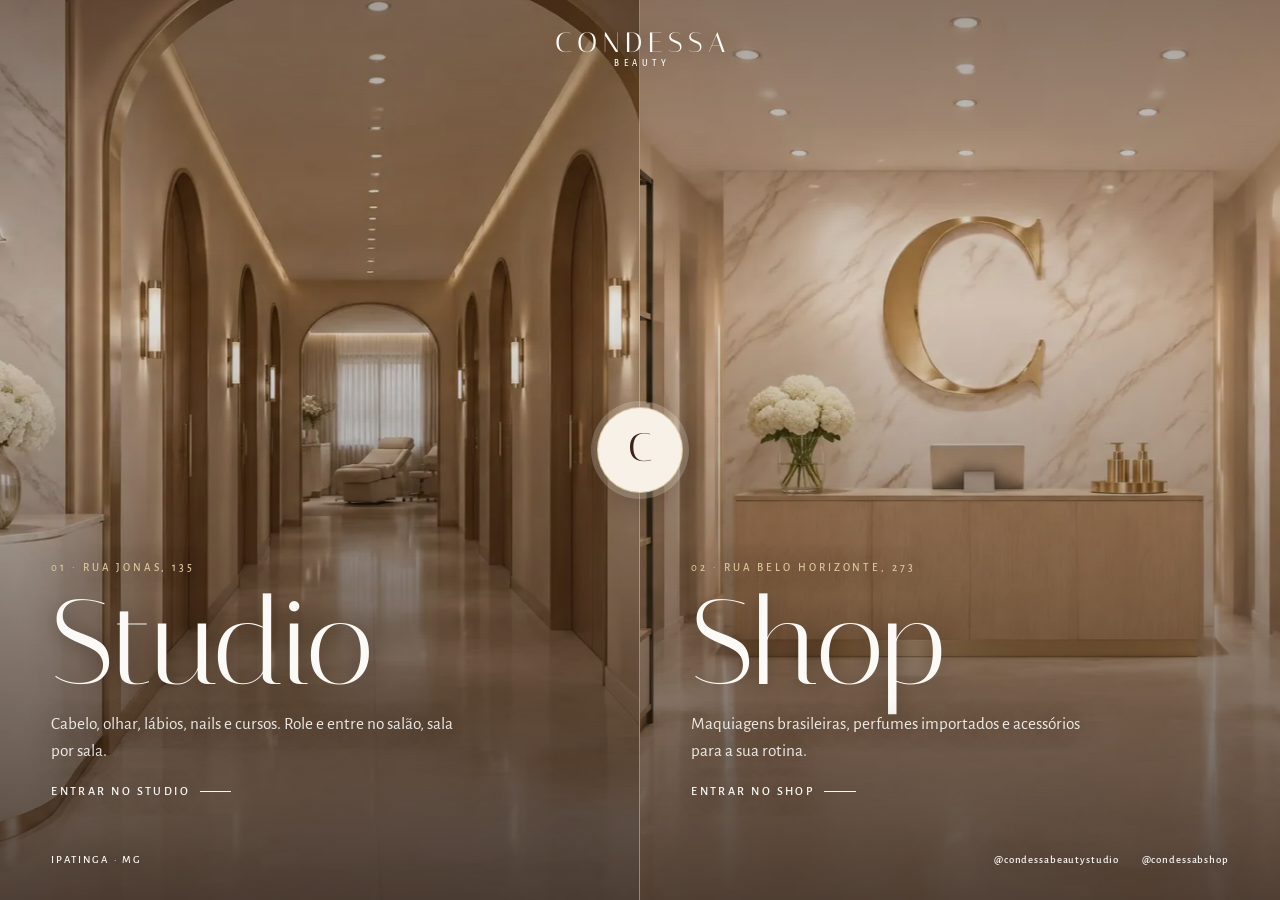
<file: index.html>
<!doctype html>
<html lang="pt-BR">
<head>
  <meta charset="utf-8">
  <meta name="viewport" content="width=device-width, initial-scale=1, viewport-fit=cover">
  <title>Condessa Beauty — Studio &amp; Shop em Ipatinga</title>
  <meta name="description" content="Condessa Beauty: escolha entre o Studio (cabelo, sobrancelhas, lábios, nails e cursos) e o Shop (maquiagens, perfumes e acessórios), em Ipatinga.">
  <meta name="theme-color" content="#f7f1e8">
  <!-- Prévia: fora dos buscadores enquanto preços e textos não forem confirmados. Remova esta linha no lançamento. -->
  <meta name="robots" content="noindex, nofollow">
  <!-- Decide a abertura antes da 1ª pintura: uma vez por sessão, nunca com âncora, aba oculta, movimento reduzido ou ?fx=0. ?intro=1 força. -->
  <script>(function(){var d=document.documentElement;try{var q=new URLSearchParams(location.search);if(q.get("fx")==="0"||matchMedia("(prefers-reduced-motion: reduce)").matches){d.classList.add("no-fx");return}d.classList.add("fx");if(q.get("intro")!=="1"&&(sessionStorage.getItem("condessa-intro")||location.hash||document.hidden))return;d.classList.add("intro-active","intro-trava")}catch(e){}})();</script>
  <link rel="preload" href="assets/fonts/italiana-400.woff2" as="font" type="font/woff2" crossorigin>
  <link rel="preload" href="assets/fonts/alegreya-sans-400.woff2" as="font" type="font/woff2" crossorigin>
  <link rel="stylesheet" href="assets/css/base.css?v=7">
  <link rel="stylesheet" href="assets/css/home.css?v=7">
</head>
<body class="home">

  <!-- Abertura: letras desenhadas → assinatura → portas que se abrem para a escolha -->
  <div class="intro" id="intro" aria-hidden="true">
    <div class="intro__porta intro__porta--a"></div>
    <div class="intro__porta intro__porta--b"></div>
    <div class="intro__fresta"></div>
    <div class="intro__marca">
      <svg class="intro__svg" viewBox="0 0 800 260" role="presentation" focusable="false">
        <text class="intro__nome" x="407" y="138" text-anchor="middle"><tspan class="intro__l" style="--i:0">C</tspan><tspan class="intro__l" style="--i:1">O</tspan><tspan class="intro__l" style="--i:2">N</tspan><tspan class="intro__l" style="--i:3">D</tspan><tspan class="intro__l" style="--i:4">E</tspan><tspan class="intro__l" style="--i:5">S</tspan><tspan class="intro__l" style="--i:6">S</tspan><tspan class="intro__l" style="--i:7">A</tspan></text>
        <line class="intro__fio" x1="330" y1="172" x2="470" y2="172" pathLength="1"></line>
        <text class="intro__sub" x="412" y="214" text-anchor="middle">BEAUTY</text>
      </svg>
    </div>
  </div>

  <header class="home-topo">
    <span class="marca" aria-hidden="true">
      <span class="marca__nome">CONDESSA</span>
      <span class="marca__sub">BEAUTY</span>
    </span>
  </header>

  <main class="escolha" id="escolha">
    <h1 class="so-leitor">Condessa Beauty — escolha entre o Studio e o Shop</h1>

    <a class="porta porta--studio" href="studio.html" data-porta>
      <span class="porta__img"><img src="assets/img/cena-recepcao.webp" alt="" width="1920" height="1086" fetchpriority="high"></span>
      <span class="porta__veu"></span>
      <span class="porta__txt">
        <span class="porta__rot">01 · Rua Jonas, 135</span>
        <span class="porta__titulo">Studio</span>
        <span class="porta__desc">Cabelo, olhar, lábios, nails e cursos. Role e entre no salão, sala por sala.</span>
        <span class="porta__cta">Entrar no Studio</span>
      </span>
    </a>

    <a class="porta porta--shop" href="shop.html" data-porta>
      <span class="porta__img"><img src="assets/img/cena-shop.webp" alt="" width="1920" height="1086"></span>
      <span class="porta__veu"></span>
      <span class="porta__txt">
        <span class="porta__rot">02 · Rua Belo Horizonte, 273</span>
        <span class="porta__titulo">Shop</span>
        <span class="porta__desc">Maquiagens brasileiras, perfumes importados e acessórios para a sua rotina.</span>
        <span class="porta__cta">Entrar no Shop</span>
      </span>
    </a>

    <span class="selo" aria-hidden="true"><span>C</span></span>
  </main>

  <footer class="home-rodape">
    <span>Ipatinga · MG</span>
    <span class="home-rodape__links">
      <a href="https://www.instagram.com/condessabeautystudio/" target="_blank" rel="noopener">@condessabeautystudio</a>
      <a href="https://www.instagram.com/condessabshop/" target="_blank" rel="noopener">@condessabshop</a>
    </span>
  </footer>

  <script src="assets/js/transicao.js?v=7" defer></script>
  <script src="assets/js/home.js?v=7" defer></script>
</body>
</html>
</file>
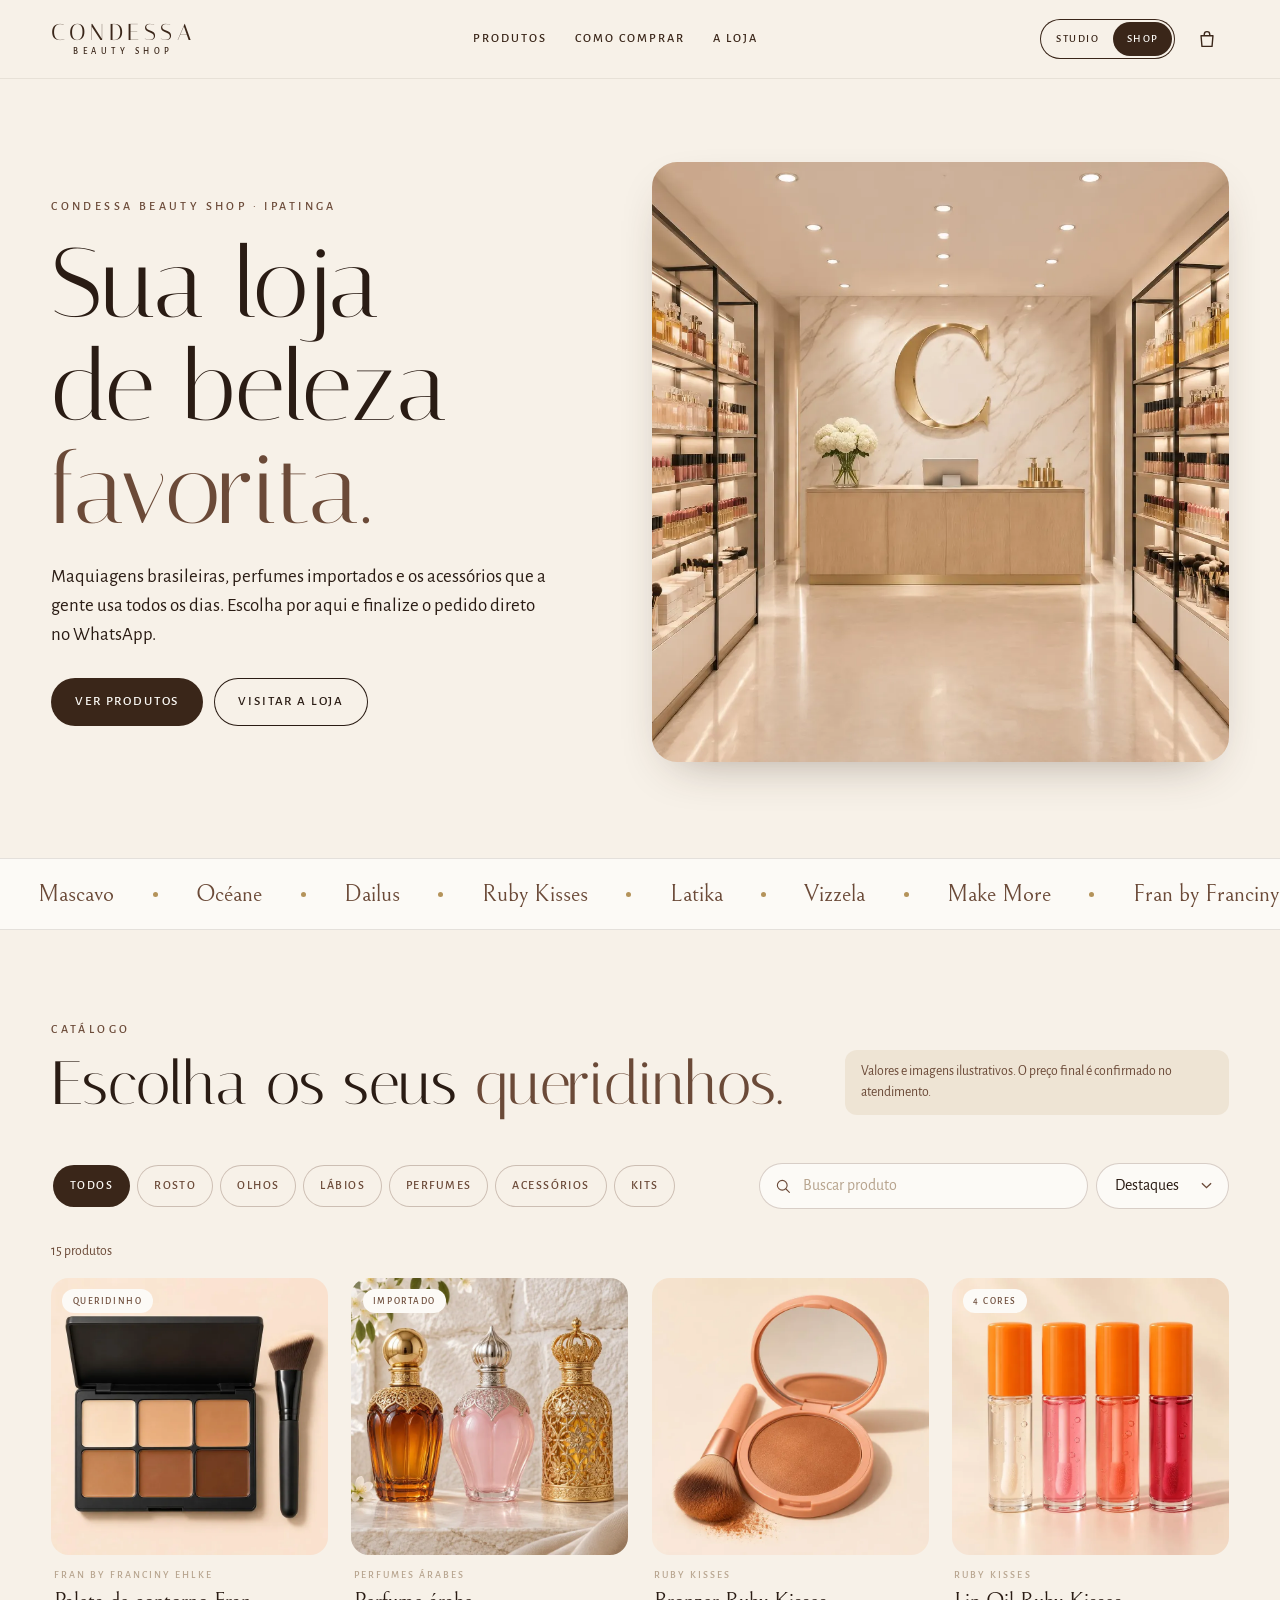
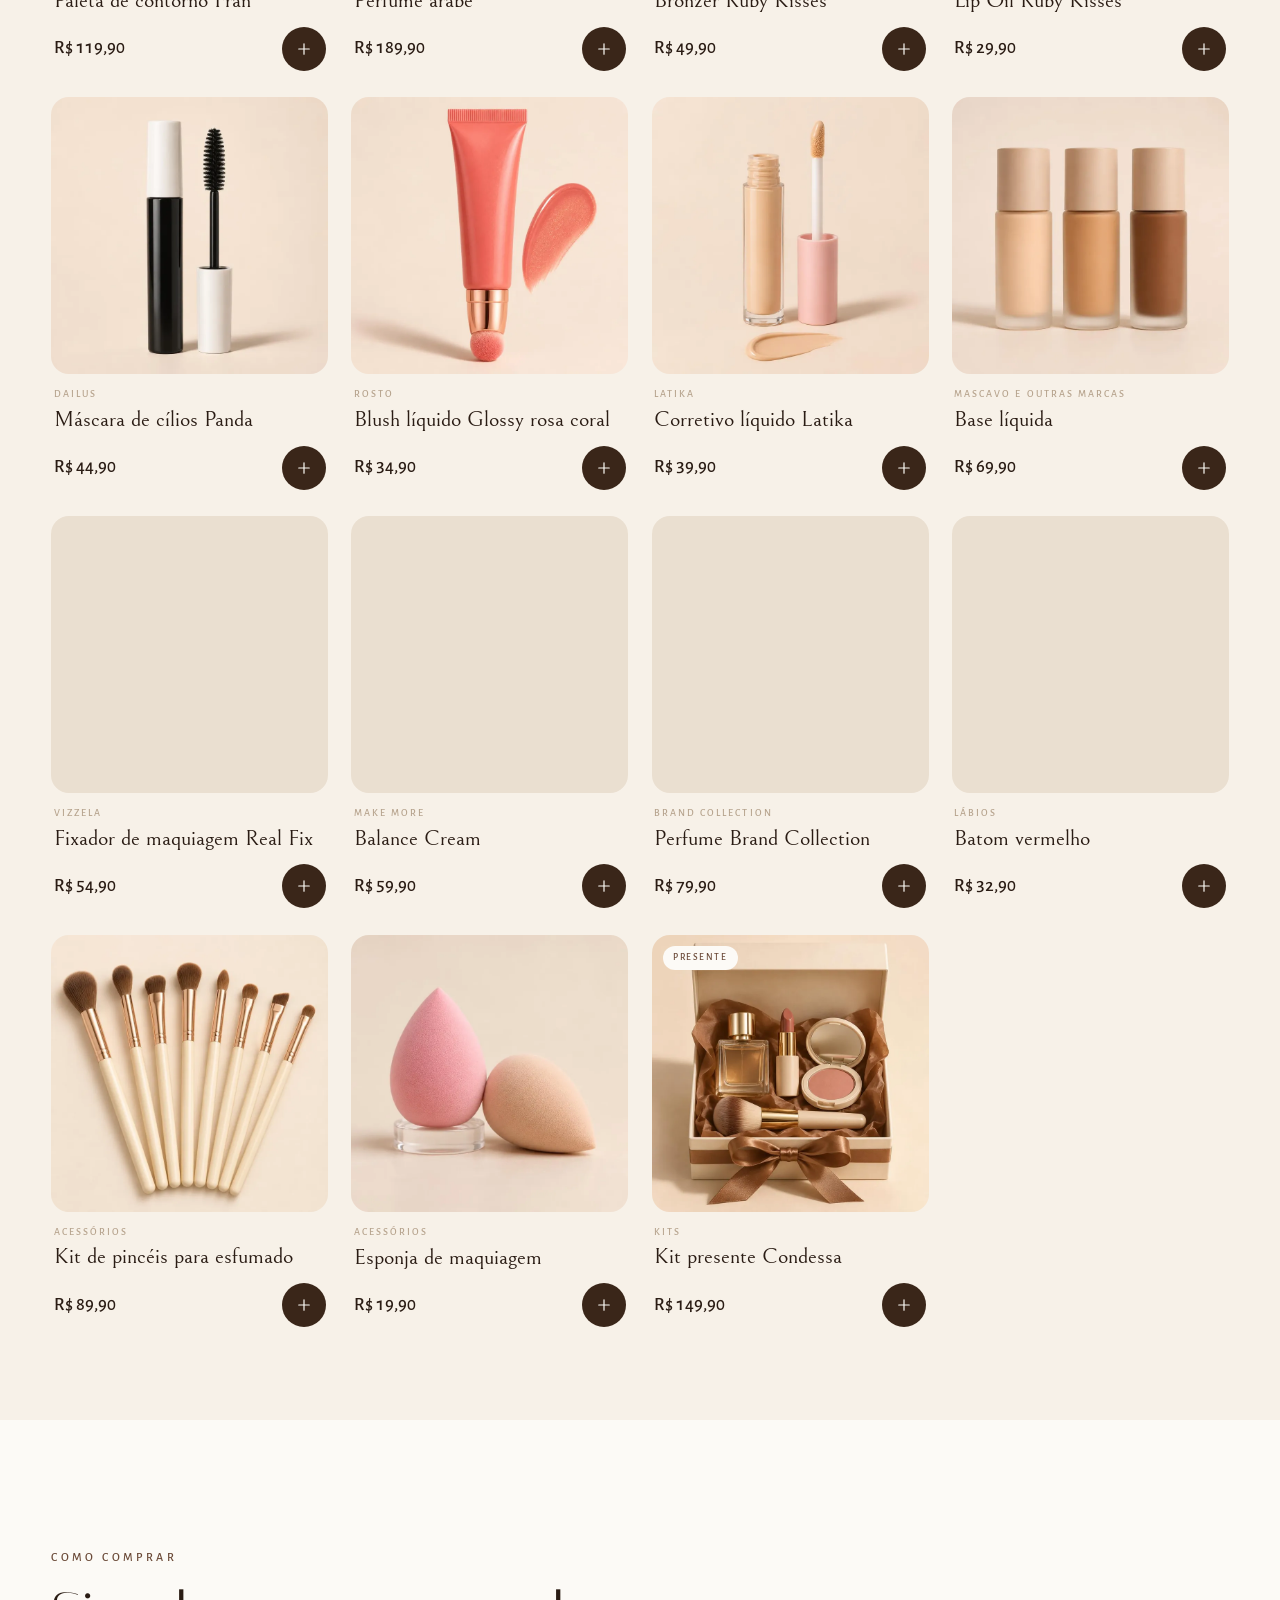
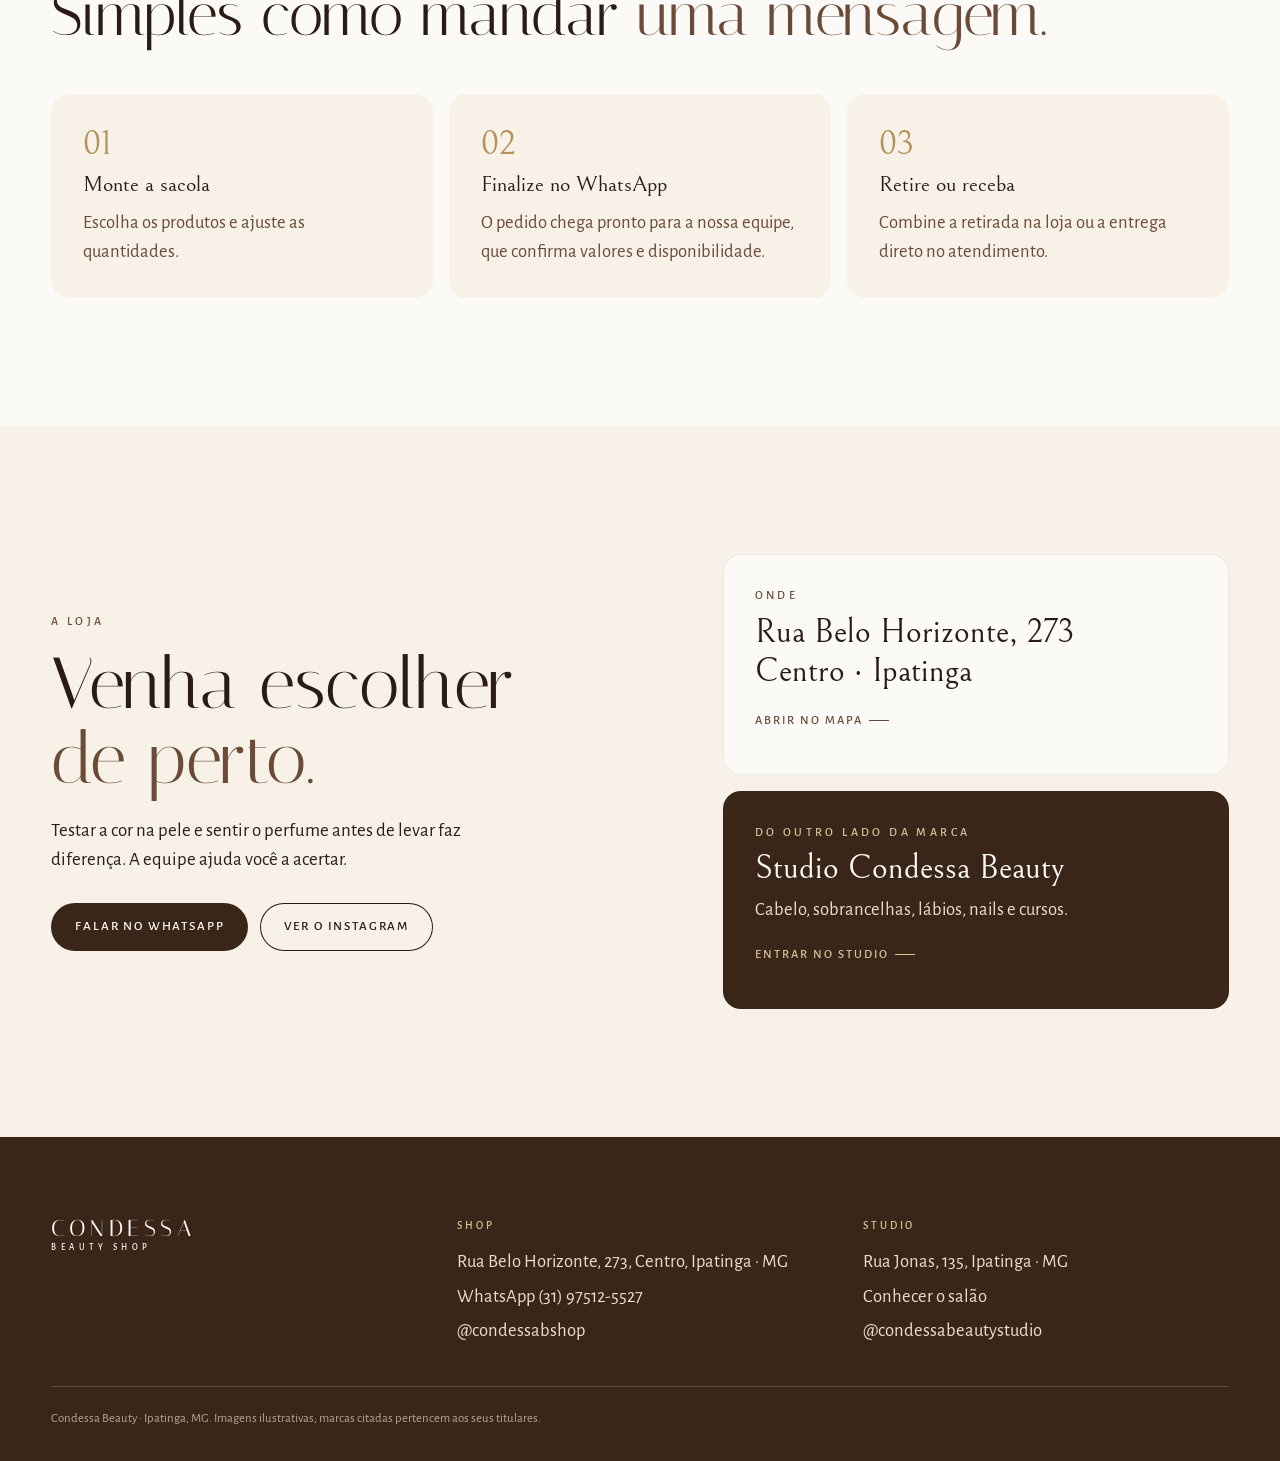
<file: shop.html>
<!doctype html>
<html lang="pt-BR">
<head>
  <meta charset="utf-8">
  <meta name="viewport" content="width=device-width, initial-scale=1, viewport-fit=cover">
  <title>Condessa Beauty Shop — maquiagens, perfumes e acessórios em Ipatinga</title>
  <meta name="description" content="Condessa Beauty Shop: maquiagens brasileiras, perfumes importados, pincéis e kits. Monte a sua sacola e finalize pelo WhatsApp. Rua Belo Horizonte, 273, Centro, Ipatinga.">
  <meta name="theme-color" content="#f7f1e8">
  <!-- Prévia: fora dos buscadores enquanto preços e textos não forem confirmados. Remova esta linha no lançamento. -->
  <meta name="robots" content="noindex, nofollow">
  <script>(function(){var d=document.documentElement;try{if(new URLSearchParams(location.search).get("fx")==="0"||matchMedia("(prefers-reduced-motion: reduce)").matches){d.classList.add("no-fx");return}d.classList.add("fx")}catch(e){}})();</script>
  <link rel="preload" href="assets/fonts/italiana-400.woff2" as="font" type="font/woff2" crossorigin>
  <link rel="preload" href="assets/fonts/alegreya-sans-400.woff2" as="font" type="font/woff2" crossorigin>
  <link rel="stylesheet" href="assets/css/base.css?v=7">
  <link rel="stylesheet" href="assets/css/shop.css?v=7">
</head>
<body class="shop">
  <a class="pular" href="#produtos">Pular para os produtos</a>

  <header class="topo topo--claro" id="topo">
    <a class="marca" href="index.html" aria-label="Condessa Beauty — voltar ao início">
      <span class="marca__nome">CONDESSA</span>
      <span class="marca__sub">BEAUTY SHOP</span>
    </a>

    <nav class="topo__nav" aria-label="Seções do Shop">
      <a href="#produtos">Produtos</a>
      <a href="#como-comprar">Como comprar</a>
      <a href="#loja">A loja</a>
    </nav>

    <div class="topo__acoes">
      <div class="troca" aria-label="Alternar entre Studio e Shop">
        <a href="studio.html">Studio</a>
        <span aria-current="page"><b>Shop</b></span>
      </div>
      <button class="icone-btn" type="button" id="abrir-sacola" aria-label="Abrir sacola" aria-haspopup="dialog" aria-controls="sacola">
        <svg viewBox="0 0 24 24" aria-hidden="true"><path d="M5.5 8.5h13l-1 11.5h-11zM9 8.5V7a3 3 0 0 1 6 0v1.5"/></svg>
        <span class="contador" id="contador" hidden>0</span>
      </button>
    </div>
  </header>

  <main>
    <!-- ============ Vitrine ============ -->
    <section class="vitrine">
      <div class="vitrine__txt">
        <p class="sobre" data-revelar>Condessa Beauty Shop · Ipatinga</p>
        <h1 class="titulo" data-revelar style="--atraso:.06s">Sua loja de beleza <em>favorita.</em></h1>
        <p class="vitrine__lead" data-revelar style="--atraso:.12s">Maquiagens brasileiras, perfumes importados e os acessórios que a gente usa todos os dias. Escolha por aqui e finalize o pedido direto no WhatsApp.</p>
        <div class="vitrine__acoes" data-revelar style="--atraso:.18s">
          <a class="botao" href="#produtos">Ver produtos</a>
          <a class="botao botao--linha" href="#loja">Visitar a loja</a>
        </div>
      </div>
      <div class="vitrine__img" data-revelar style="--atraso:.1s">
        <img src="assets/img/cena-shop.webp" alt="Interior da loja: prateleiras iluminadas com maquiagens e perfumes e um monograma C na parede de mármore." width="1920" height="1086" fetchpriority="high">
      </div>
    </section>

    <!-- ============ Marcas ============ -->
    <section class="marcas" aria-label="Marcas que você encontra na loja">
      <div class="marcas__trilho">
        <ul class="marcas__lista">
          <li>Mascavo</li><li>Océane</li><li>Dailus</li><li>Ruby Kisses</li><li>Latika</li><li>Vizzela</li><li>Make More</li><li>Fran by Franciny Ehlke</li><li>Brand Collection</li><li>Perfumes árabes</li>
        </ul>
        <ul class="marcas__lista" aria-hidden="true">
          <li>Mascavo</li><li>Océane</li><li>Dailus</li><li>Ruby Kisses</li><li>Latika</li><li>Vizzela</li><li>Make More</li><li>Fran by Franciny Ehlke</li><li>Brand Collection</li><li>Perfumes árabes</li>
        </ul>
      </div>
    </section>

    <!-- ============ Produtos ============ -->
    <section class="catalogo" id="produtos">
      <div class="catalogo__cab">
        <div>
          <p class="sobre">Catálogo</p>
          <h2 class="titulo">Escolha os seus <em>queridinhos.</em></h2>
        </div>
        <p class="aviso-preco" id="aviso-preco" hidden>Valores e imagens ilustrativos. O preço final é confirmado no atendimento.</p>
      </div>

      <div class="filtros" id="filtros">
        <div class="filtros__chips" role="group" aria-label="Filtrar por categoria" id="chips"></div>
        <div class="filtros__campos">
          <label class="busca">
            <span class="so-leitor">Buscar produto</span>
            <svg viewBox="0 0 24 24" aria-hidden="true"><circle cx="11" cy="11" r="6.5"/><path d="M16 16l4.5 4.5"/></svg>
            <input type="search" id="busca" placeholder="Buscar produto" autocomplete="off" enterkeyhint="search">
          </label>
          <label class="ordem">
            <span class="so-leitor">Ordenar por</span>
            <select id="ordem">
              <option value="destaque">Destaques</option>
              <option value="menor">Menor preço</option>
              <option value="maior">Maior preço</option>
              <option value="az">Nome A–Z</option>
            </select>
          </label>
        </div>
      </div>

      <p class="catalogo__resumo" id="resumo" aria-live="polite"></p>
      <div class="grade" id="grade"></div>
      <p class="catalogo__vazio" id="vazio" hidden>Nada por aqui com esse filtro. <button type="button" class="link-seta" id="limpar">Ver todos os produtos</button></p>

      <noscript>
        <p class="catalogo__vazio">Para montar a sacola é preciso ativar o JavaScript. Você também pode pedir direto pelo <a href="https://wa.me/5531975125527">WhatsApp da loja</a>.</p>
      </noscript>
    </section>

    <!-- ============ Como comprar ============ -->
    <section class="secao como" id="como-comprar">
      <div class="secao__miolo">
        <p class="sobre" data-revelar>Como comprar</p>
        <h2 class="titulo" data-revelar style="--atraso:.06s">Simples como mandar <em>uma mensagem.</em></h2>
        <ol class="como__passos">
          <li data-revelar><b>Monte a sacola</b><span>Escolha os produtos e ajuste as quantidades.</span></li>
          <li data-revelar style="--atraso:.08s"><b>Finalize no WhatsApp</b><span>O pedido chega pronto para a nossa equipe, que confirma valores e disponibilidade.</span></li>
          <li data-revelar style="--atraso:.16s"><b>Retire ou receba</b><span>Combine a retirada na loja ou a entrega direto no atendimento.</span></li>
        </ol>
      </div>
    </section>

    <!-- ============ A loja ============ -->
    <section class="secao loja" id="loja">
      <div class="secao__miolo loja__grade">
        <div data-revelar>
          <p class="sobre">A loja</p>
          <h2 class="titulo">Venha escolher <em>de perto.</em></h2>
          <p class="loja__lead">Testar a cor na pele e sentir o perfume antes de levar faz diferença. A equipe ajuda você a acertar.</p>
          <div class="loja__acoes">
            <a class="botao" href="https://wa.me/5531975125527?text=Ol%C3%A1!%20Vim%20pelo%20site%20e%20gostaria%20de%20mais%20informa%C3%A7%C3%B5es." target="_blank" rel="noopener">Falar no WhatsApp</a>
            <a class="botao botao--linha" href="https://www.instagram.com/condessabshop/" target="_blank" rel="noopener">Ver o Instagram</a>
          </div>
        </div>
        <div class="loja__cartoes" data-revelar style="--atraso:.12s">
          <div class="info">
            <p class="sobre">Onde</p>
            <p class="info__grande">Rua Belo Horizonte, 273<br>Centro · Ipatinga</p>
            <a class="link-seta" href="https://www.google.com/maps/search/?api=1&amp;query=Rua+Belo+Horizonte%2C+273%2C+Centro%2C+Ipatinga+MG" target="_blank" rel="noopener">Abrir no mapa</a>
          </div>
          <a class="info info--studio" href="studio.html">
            <p class="sobre">Do outro lado da marca</p>
            <p class="info__grande">Studio Condessa Beauty</p>
            <p>Cabelo, sobrancelhas, lábios, nails e cursos.</p>
            <span class="link-seta">Entrar no Studio</span>
          </a>
        </div>
      </div>
    </section>
  </main>

  <footer class="rodape">
    <div class="rodape__grade">
      <div>
        <a class="marca" href="index.html"><span class="marca__nome">CONDESSA</span><span class="marca__sub">BEAUTY SHOP</span></a>
      </div>
      <div>
        <h3>Shop</h3>
        <ul>
          <li>Rua Belo Horizonte, 273, Centro, Ipatinga · MG</li>
          <li><a href="https://wa.me/5531975125527" target="_blank" rel="noopener">WhatsApp (31) 97512-5527</a></li>
          <li><a href="https://www.instagram.com/condessabshop/" target="_blank" rel="noopener">@condessabshop</a></li>
        </ul>
      </div>
      <div>
        <h3>Studio</h3>
        <ul>
          <li>Rua Jonas, 135, Ipatinga · MG</li>
          <li><a href="studio.html">Conhecer o salão</a></li>
          <li><a href="https://www.instagram.com/condessabeautystudio/" target="_blank" rel="noopener">@condessabeautystudio</a></li>
        </ul>
      </div>
    </div>
    <p class="rodape__fim">Condessa Beauty · Ipatinga, MG. Imagens ilustrativas; marcas citadas pertencem aos seus titulares.</p>
  </footer>

  <!-- ============ Sacola ============ -->
  <div class="fundo-escuro" id="fundo" hidden></div>
  <aside class="sacola" id="sacola" role="dialog" aria-modal="true" aria-labelledby="sacola-titulo" tabindex="-1" hidden>
    <header class="sacola__cab">
      <h2 class="titulo" id="sacola-titulo">Sua sacola</h2>
      <button class="icone-btn" type="button" id="fechar-sacola" aria-label="Fechar sacola">
        <svg viewBox="0 0 24 24" aria-hidden="true"><path d="M6 6l12 12M18 6L6 18"/></svg>
      </button>
    </header>
    <div class="sacola__corpo">
      <ul class="sacola__itens" id="itens"></ul>
      <div class="sacola__vazia" id="sacola-vazia">
        <p class="titulo">Ainda vazia.</p>
        <p>Adicione produtos para montar o seu pedido.</p>
        <button type="button" class="botao botao--linha" id="continuar">Ver produtos</button>
      </div>
    </div>
    <footer class="sacola__pe" id="sacola-pe" hidden>
      <fieldset class="entrega">
        <legend class="sobre">Como você prefere receber?</legend>
        <label><input type="radio" name="entrega" value="Retirada na loja" checked><span>Retirar na loja</span></label>
        <label><input type="radio" name="entrega" value="Entrega (a combinar)"><span>Entrega</span></label>
      </fieldset>
      <div class="sacola__total">
        <span>Subtotal</span>
        <strong id="subtotal">R$ 0,00</strong>
      </div>
      <p class="sacola__nota" id="sacola-nota">Valores ilustrativos, confirmados no atendimento.</p>
      <a class="botao botao--cheio" id="finalizar" href="https://wa.me/5531975125527" target="_blank" rel="noopener">Finalizar pelo WhatsApp</a>
      <button type="button" class="sacola__limpar" id="esvaziar">Esvaziar sacola</button>
    </footer>
  </aside>

  <!-- ============ Detalhe do produto ============ -->
  <dialog class="detalhe" id="detalhe" aria-labelledby="detalhe-nome">
    <button class="icone-btn detalhe__fechar" type="button" id="fechar-detalhe" aria-label="Fechar detalhes">
      <svg viewBox="0 0 24 24" aria-hidden="true"><path d="M6 6l12 12M18 6L6 18"/></svg>
    </button>
    <div class="detalhe__img"><img id="detalhe-img" alt="" width="800" height="800" decoding="async"></div>
    <div class="detalhe__txt">
      <p class="sobre" id="detalhe-cat"></p>
      <h2 class="titulo" id="detalhe-nome"></h2>
      <p id="detalhe-desc"></p>
      <ul class="detalhe__pontos" id="detalhe-pontos"></ul>
      <p class="detalhe__preco" id="detalhe-preco"></p>
      <button type="button" class="botao botao--cheio" id="detalhe-add">Adicionar à sacola</button>
    </div>
  </dialog>

  <div class="aviso" id="aviso" role="status" aria-live="polite"></div>

  <script src="assets/js/transicao.js?v=7" defer></script>
  <script src="assets/js/shop.js?v=7" defer></script>
</body>
</html>
</file>
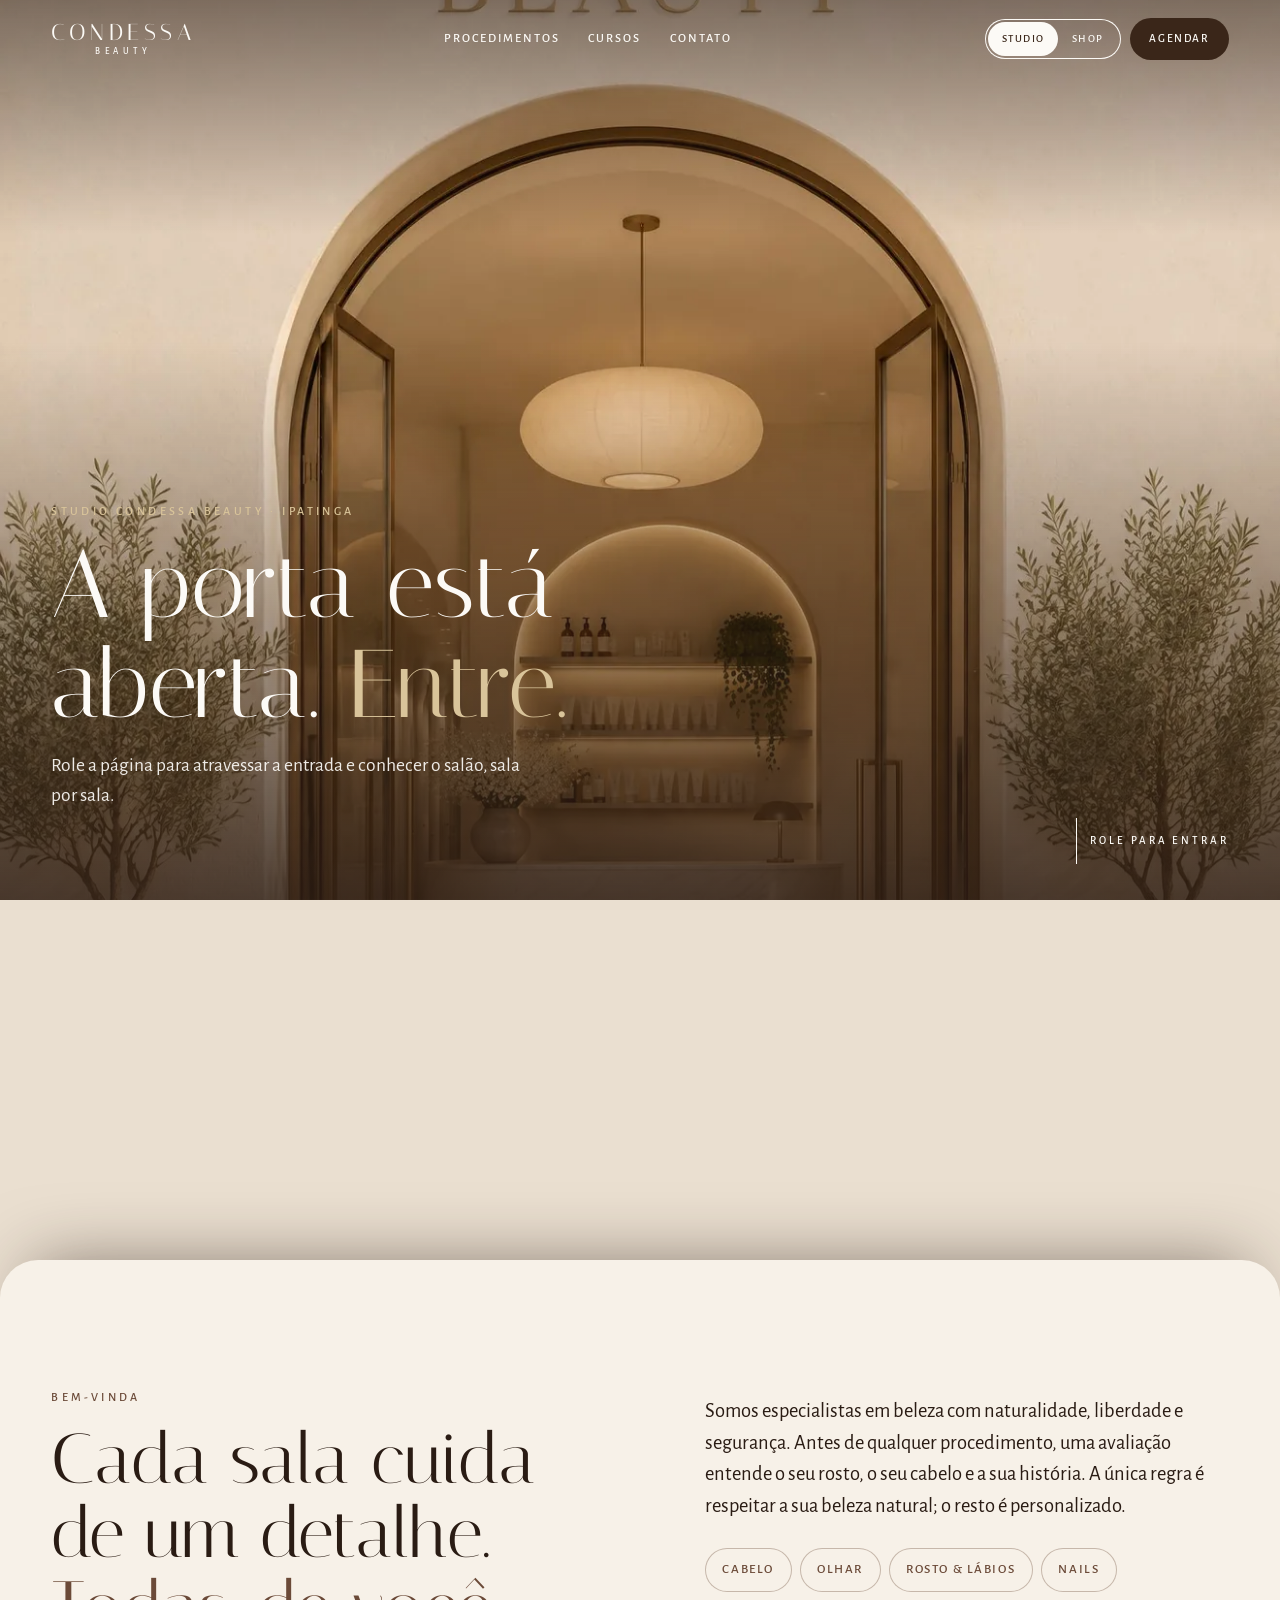
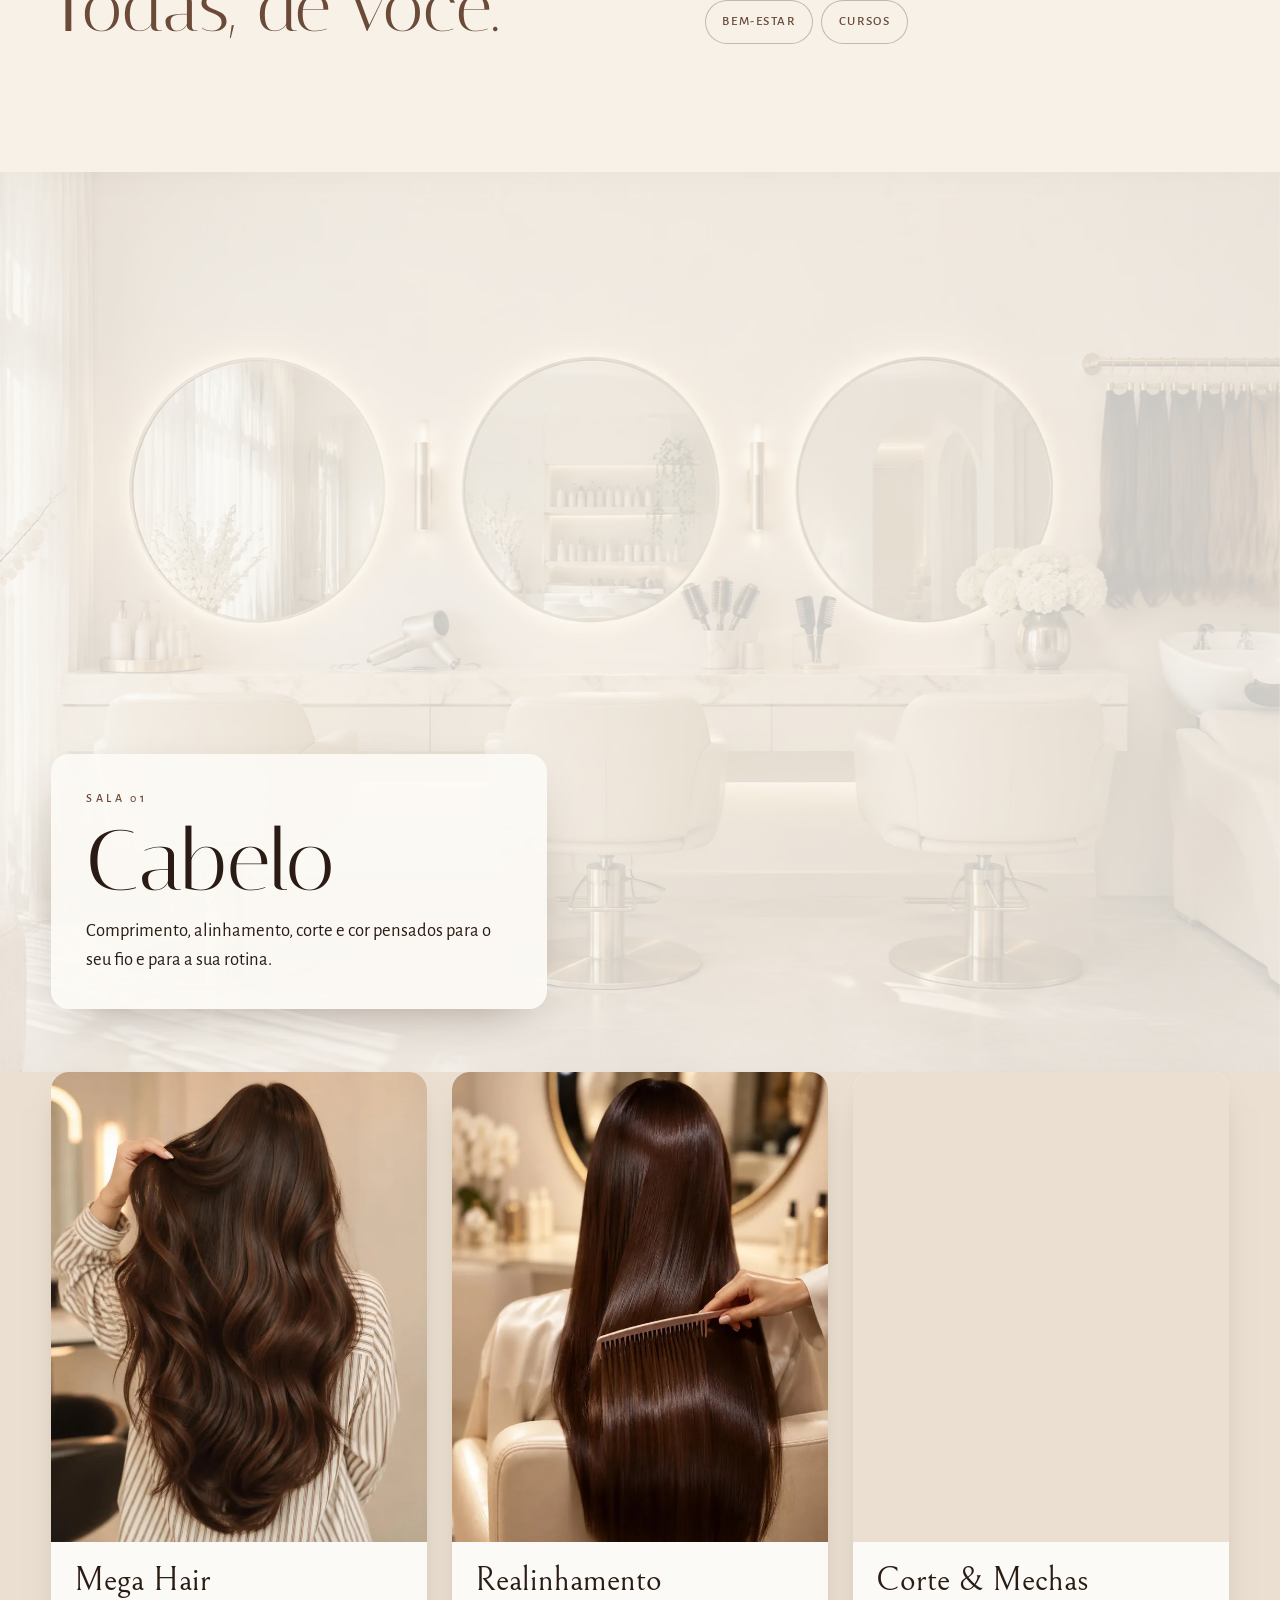
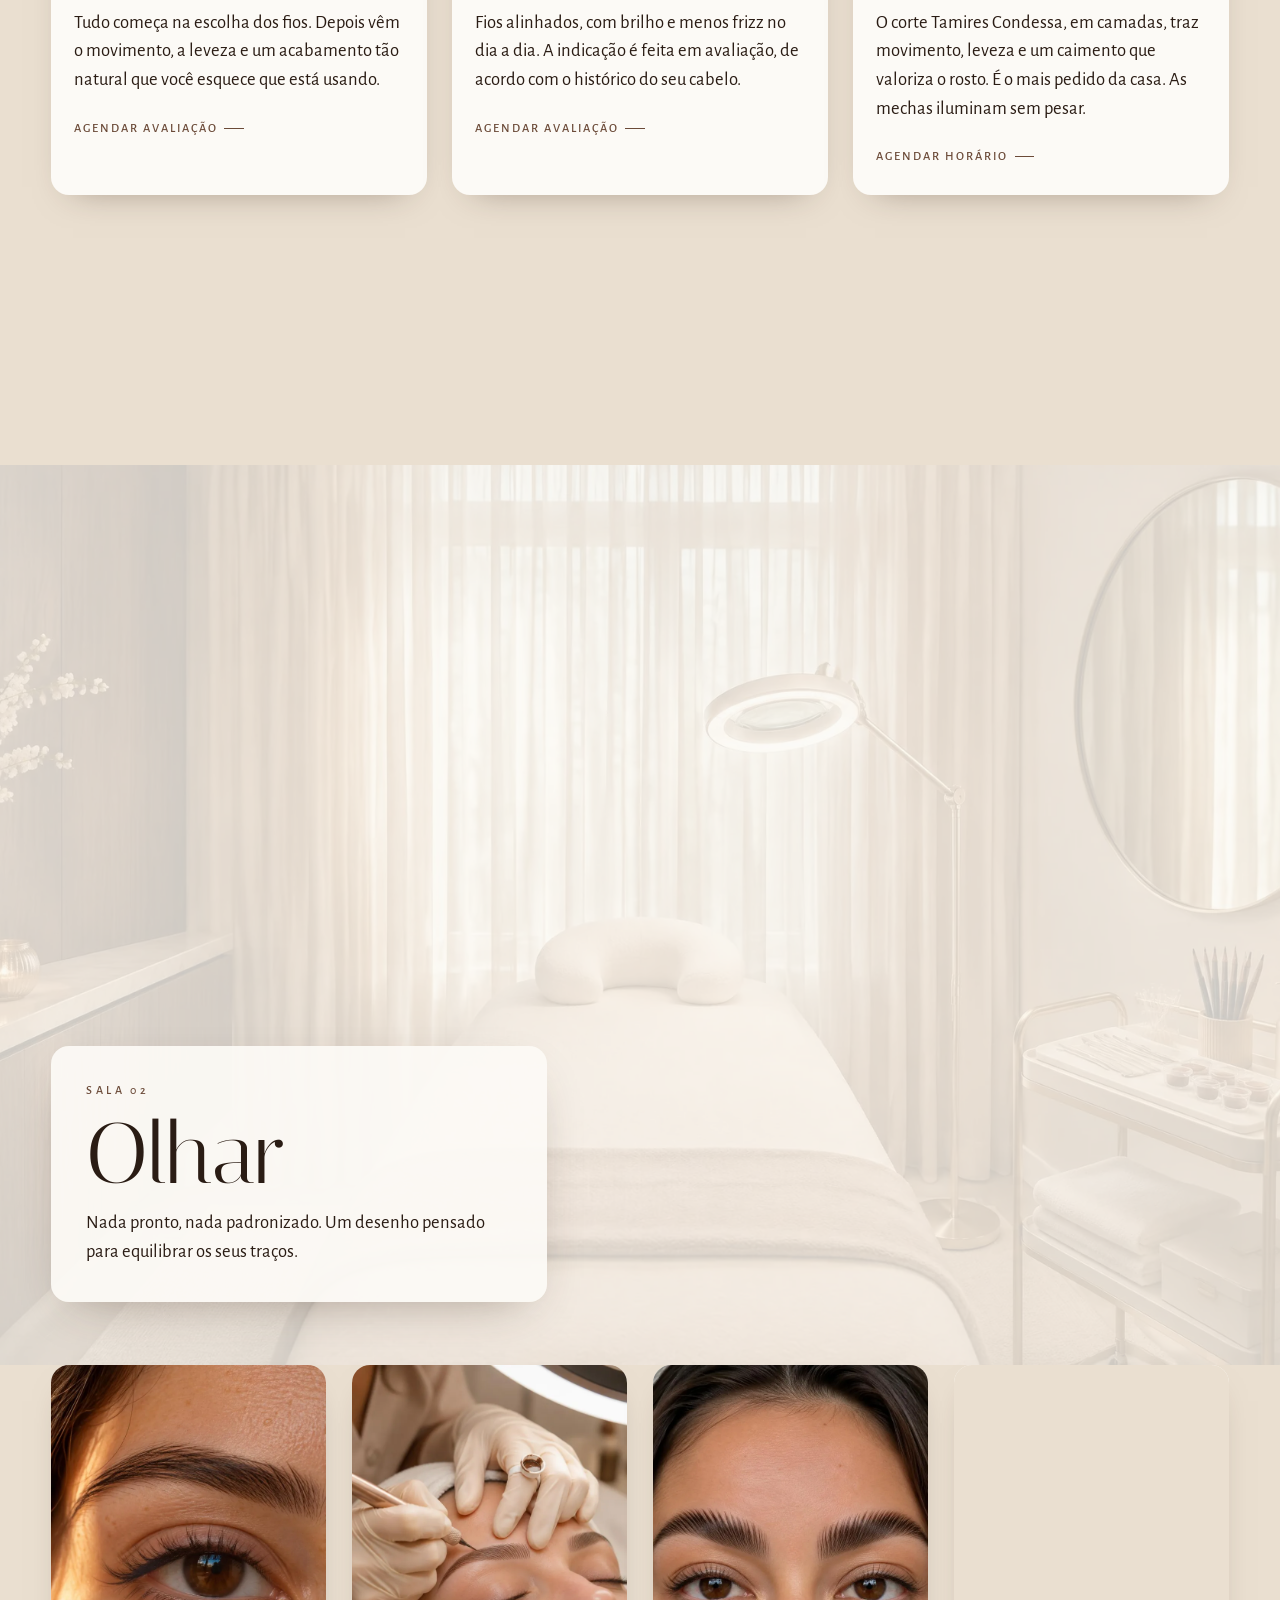
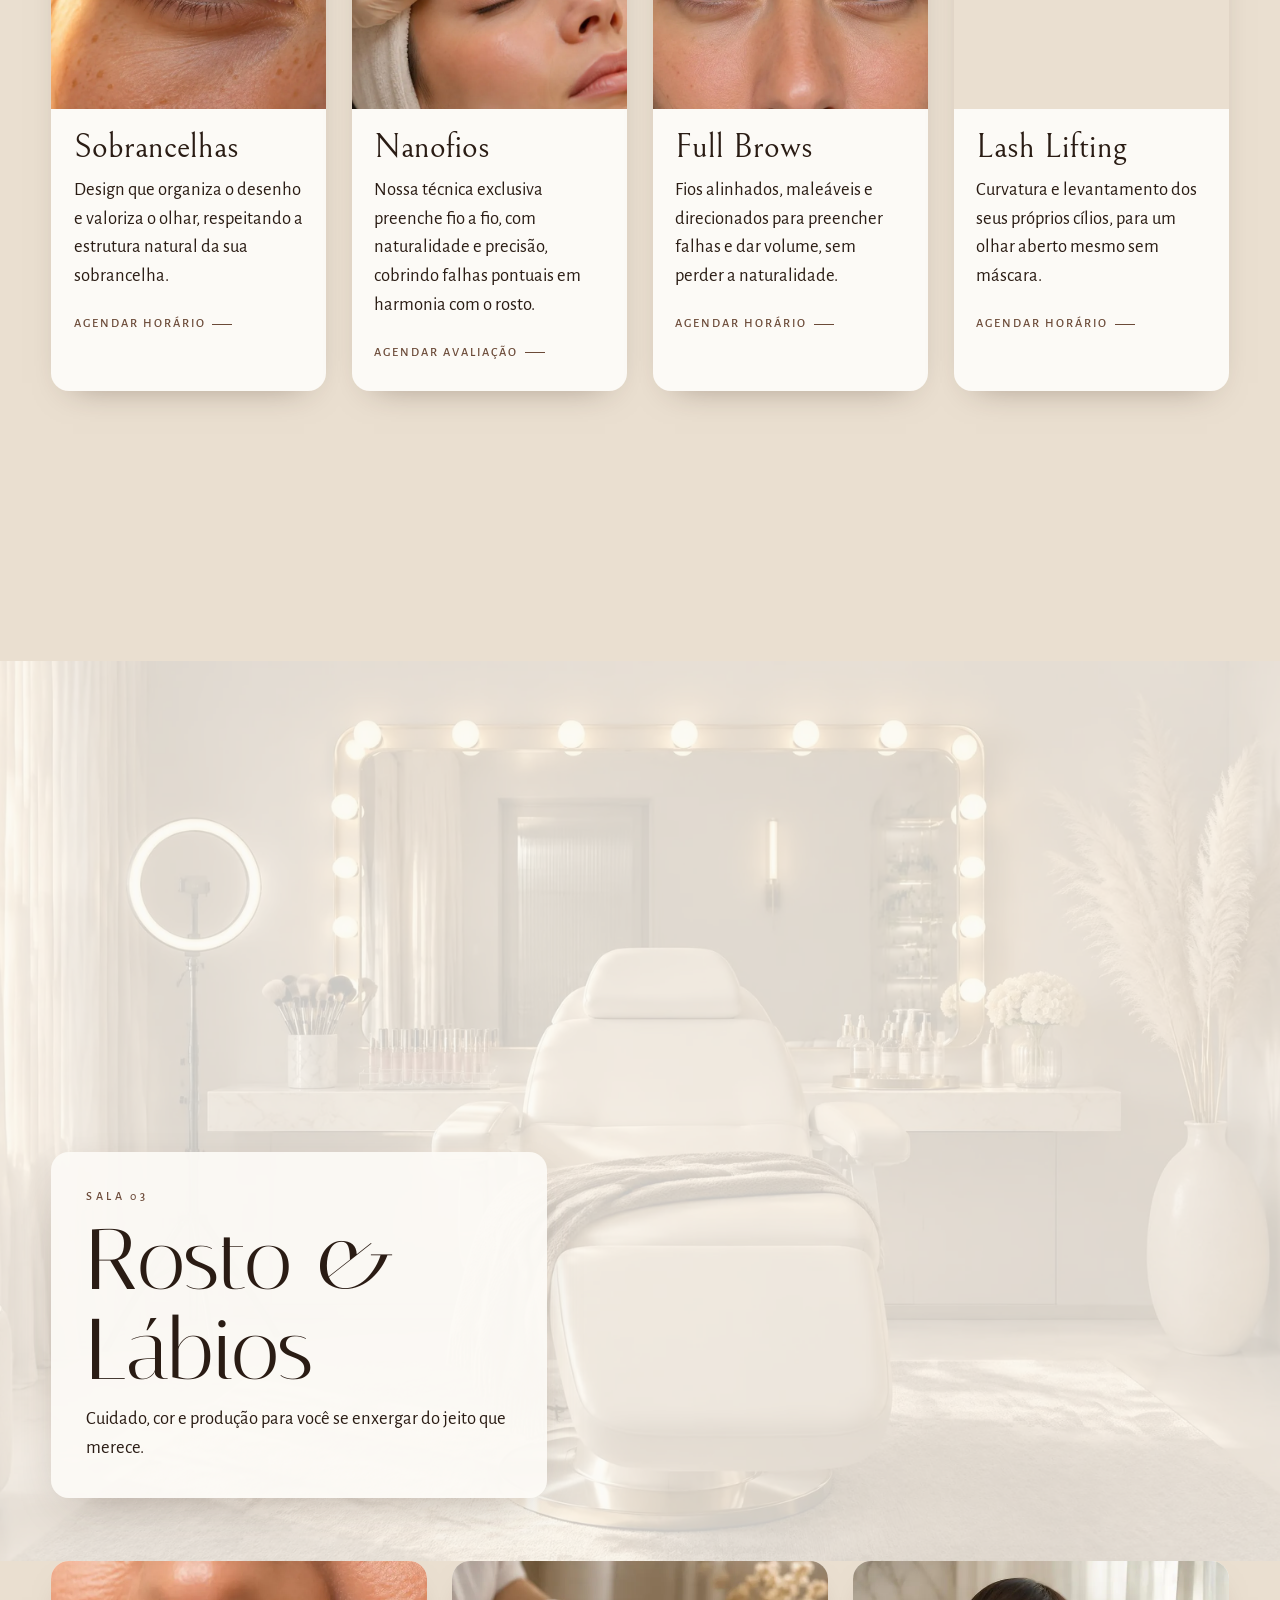
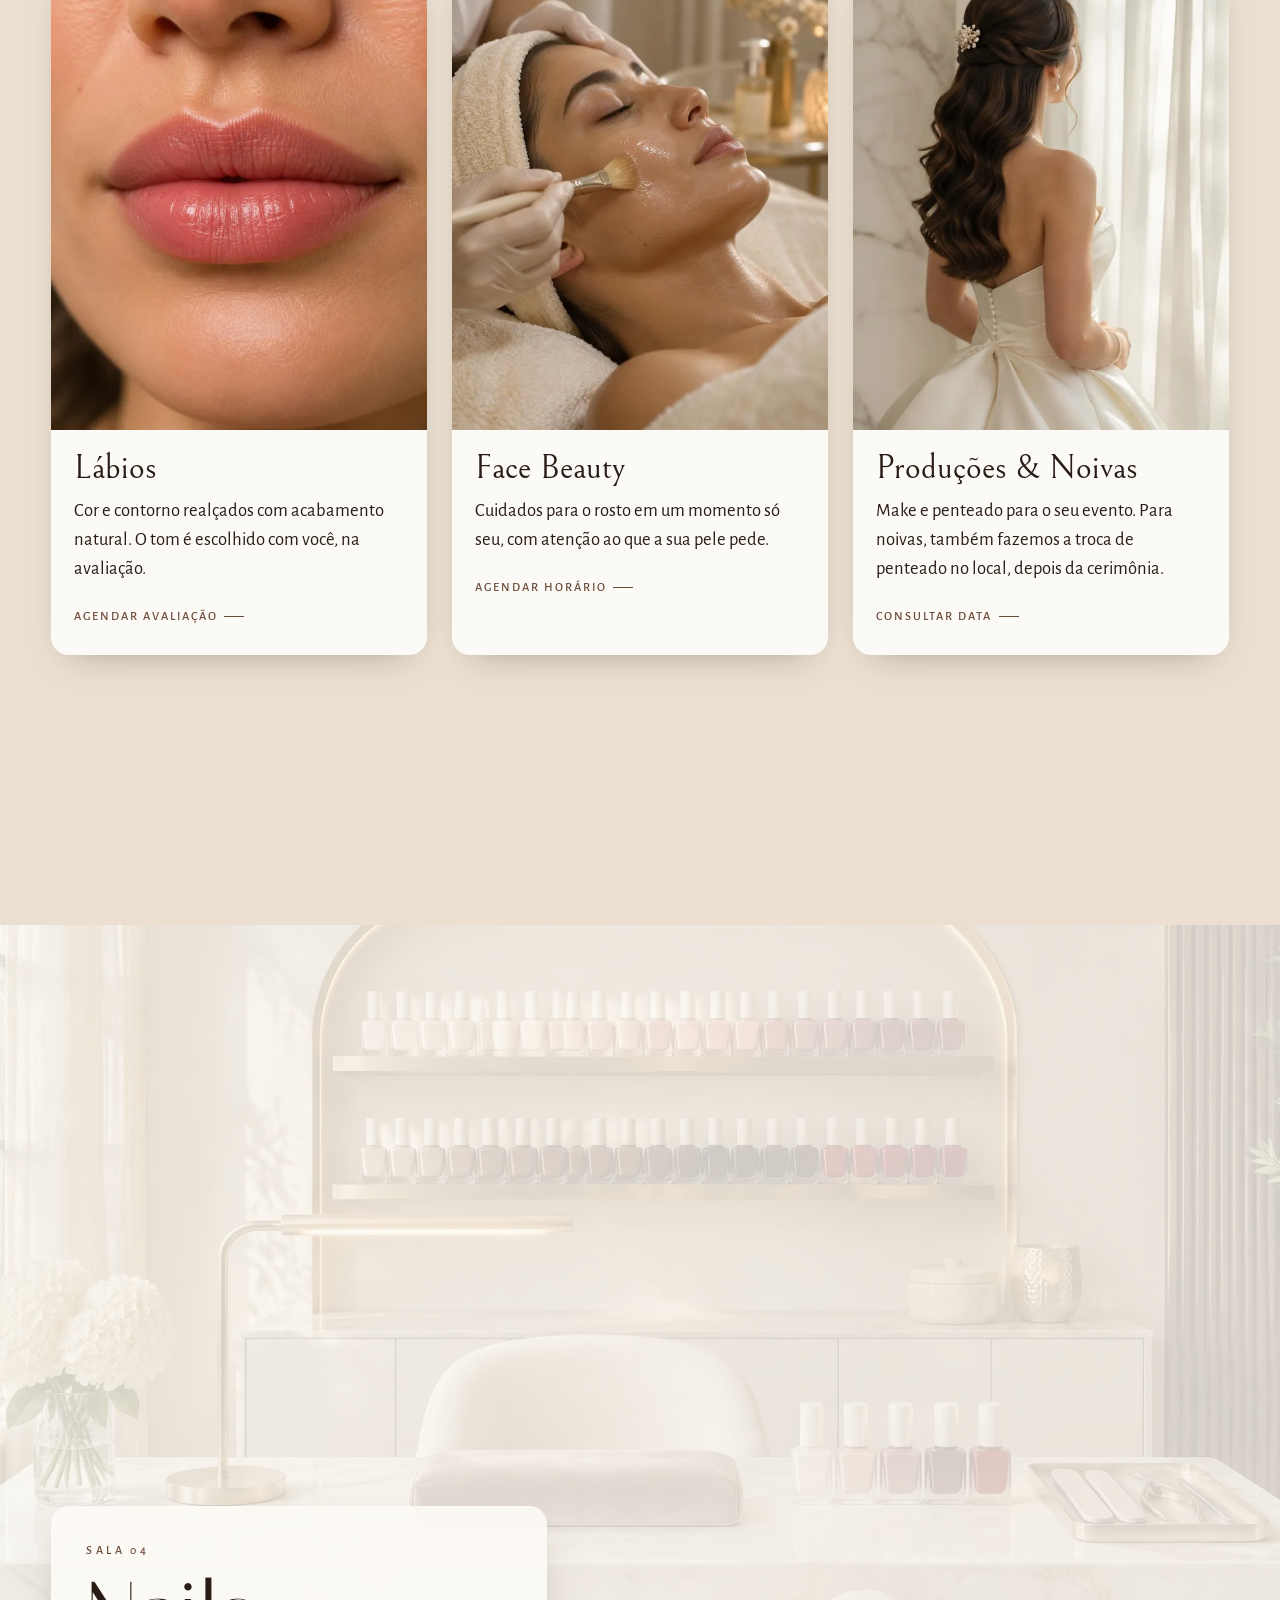
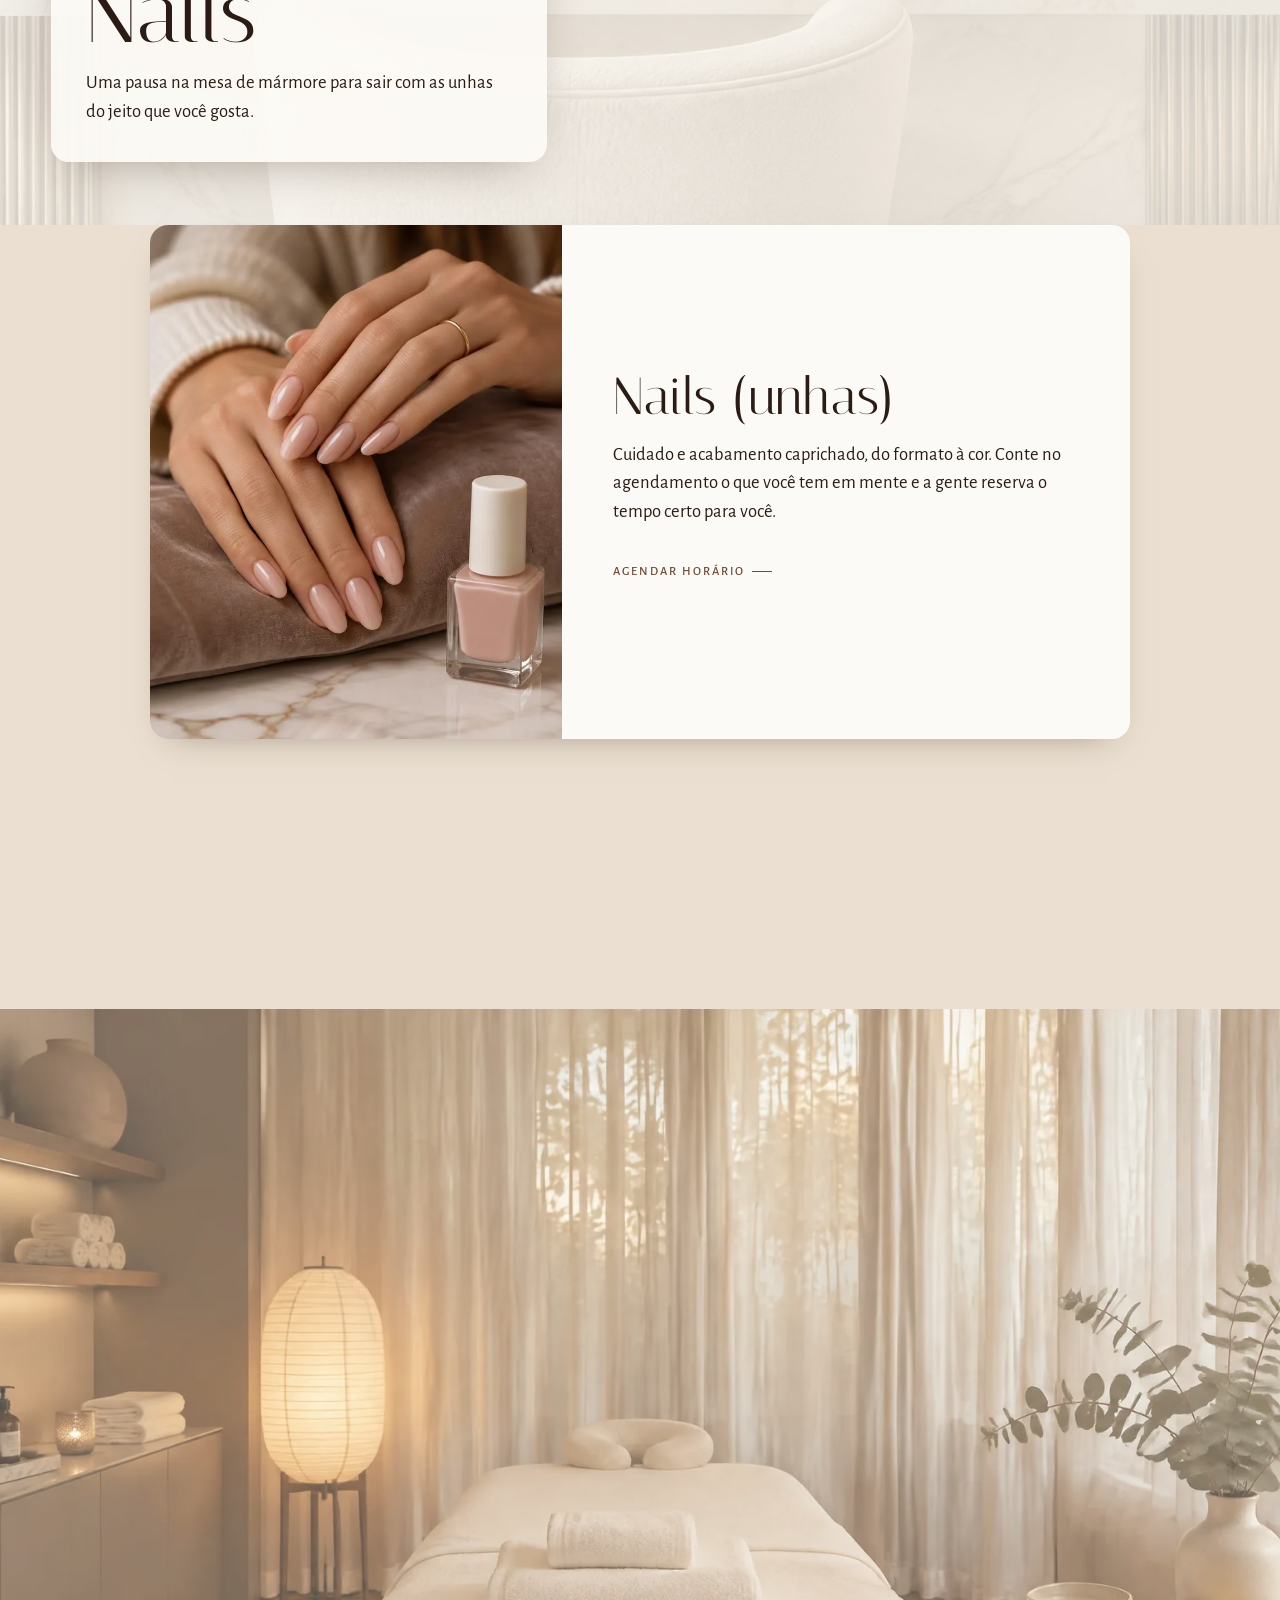
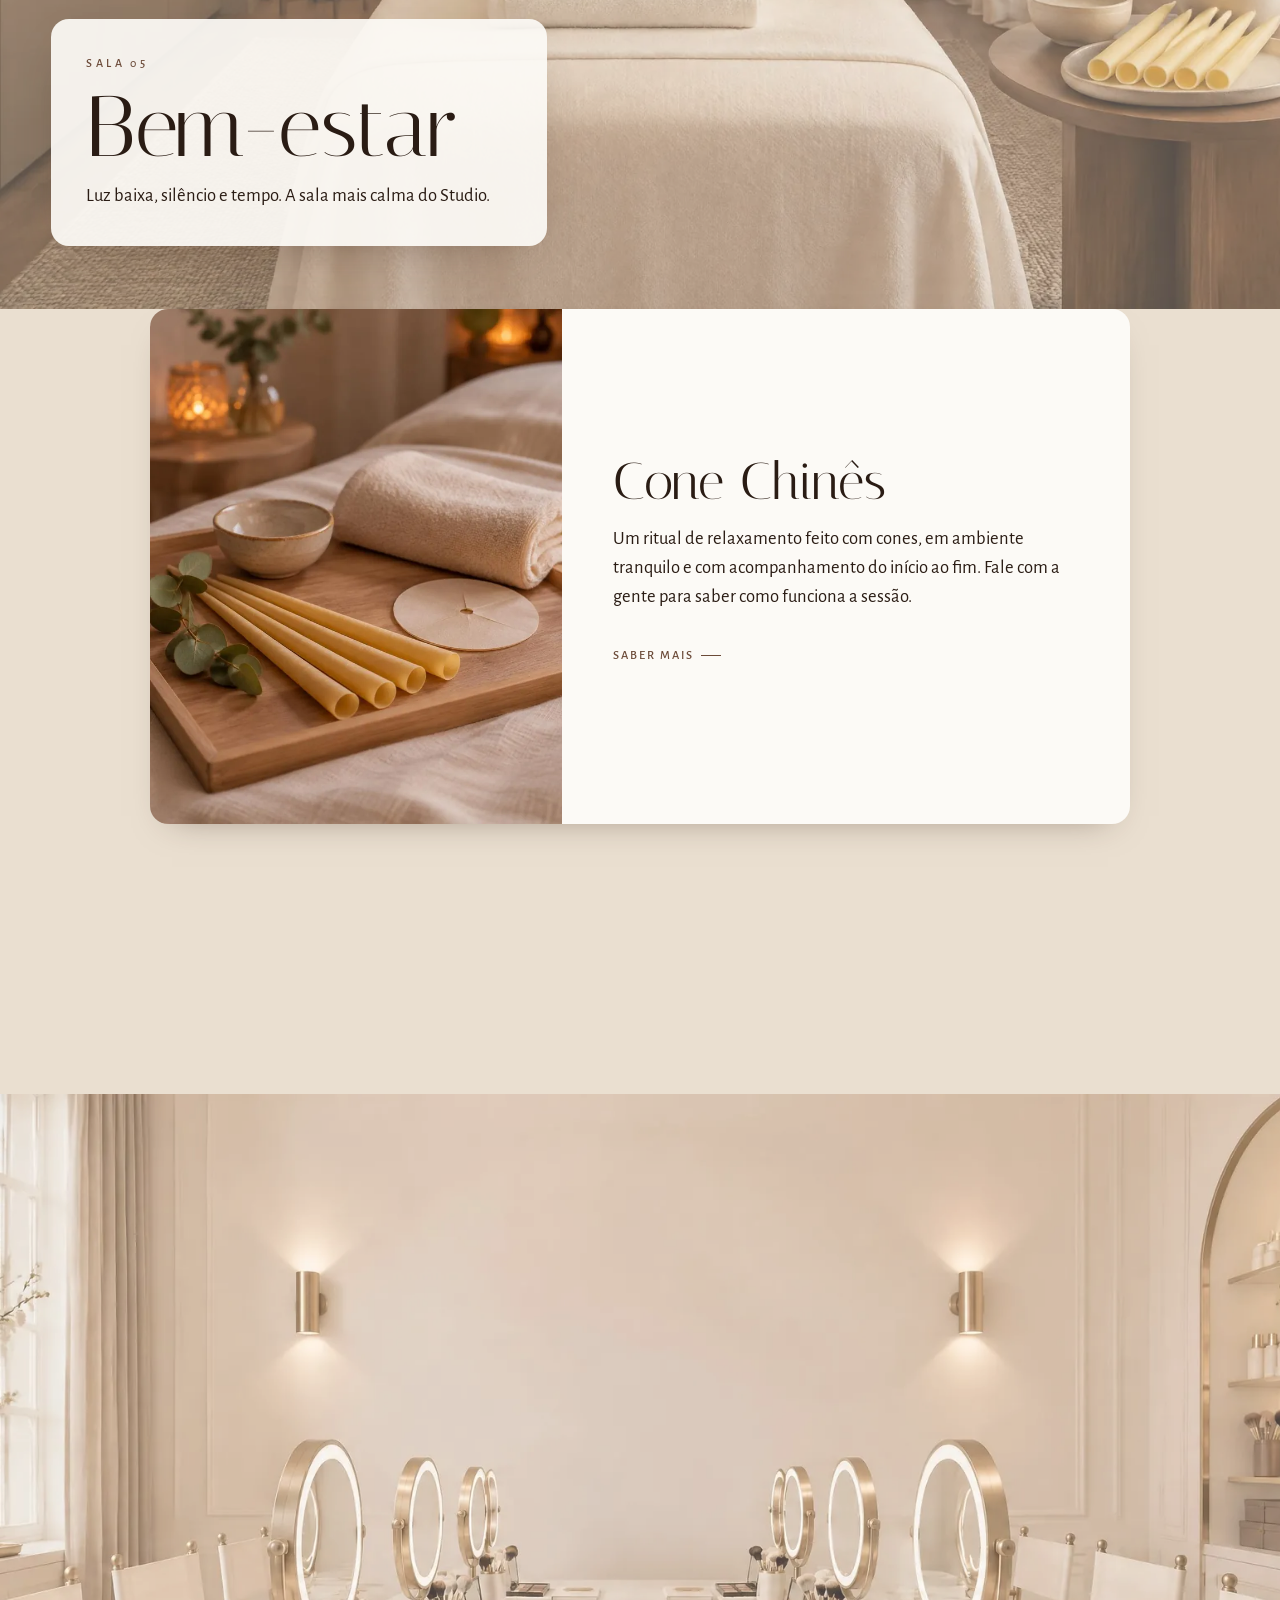
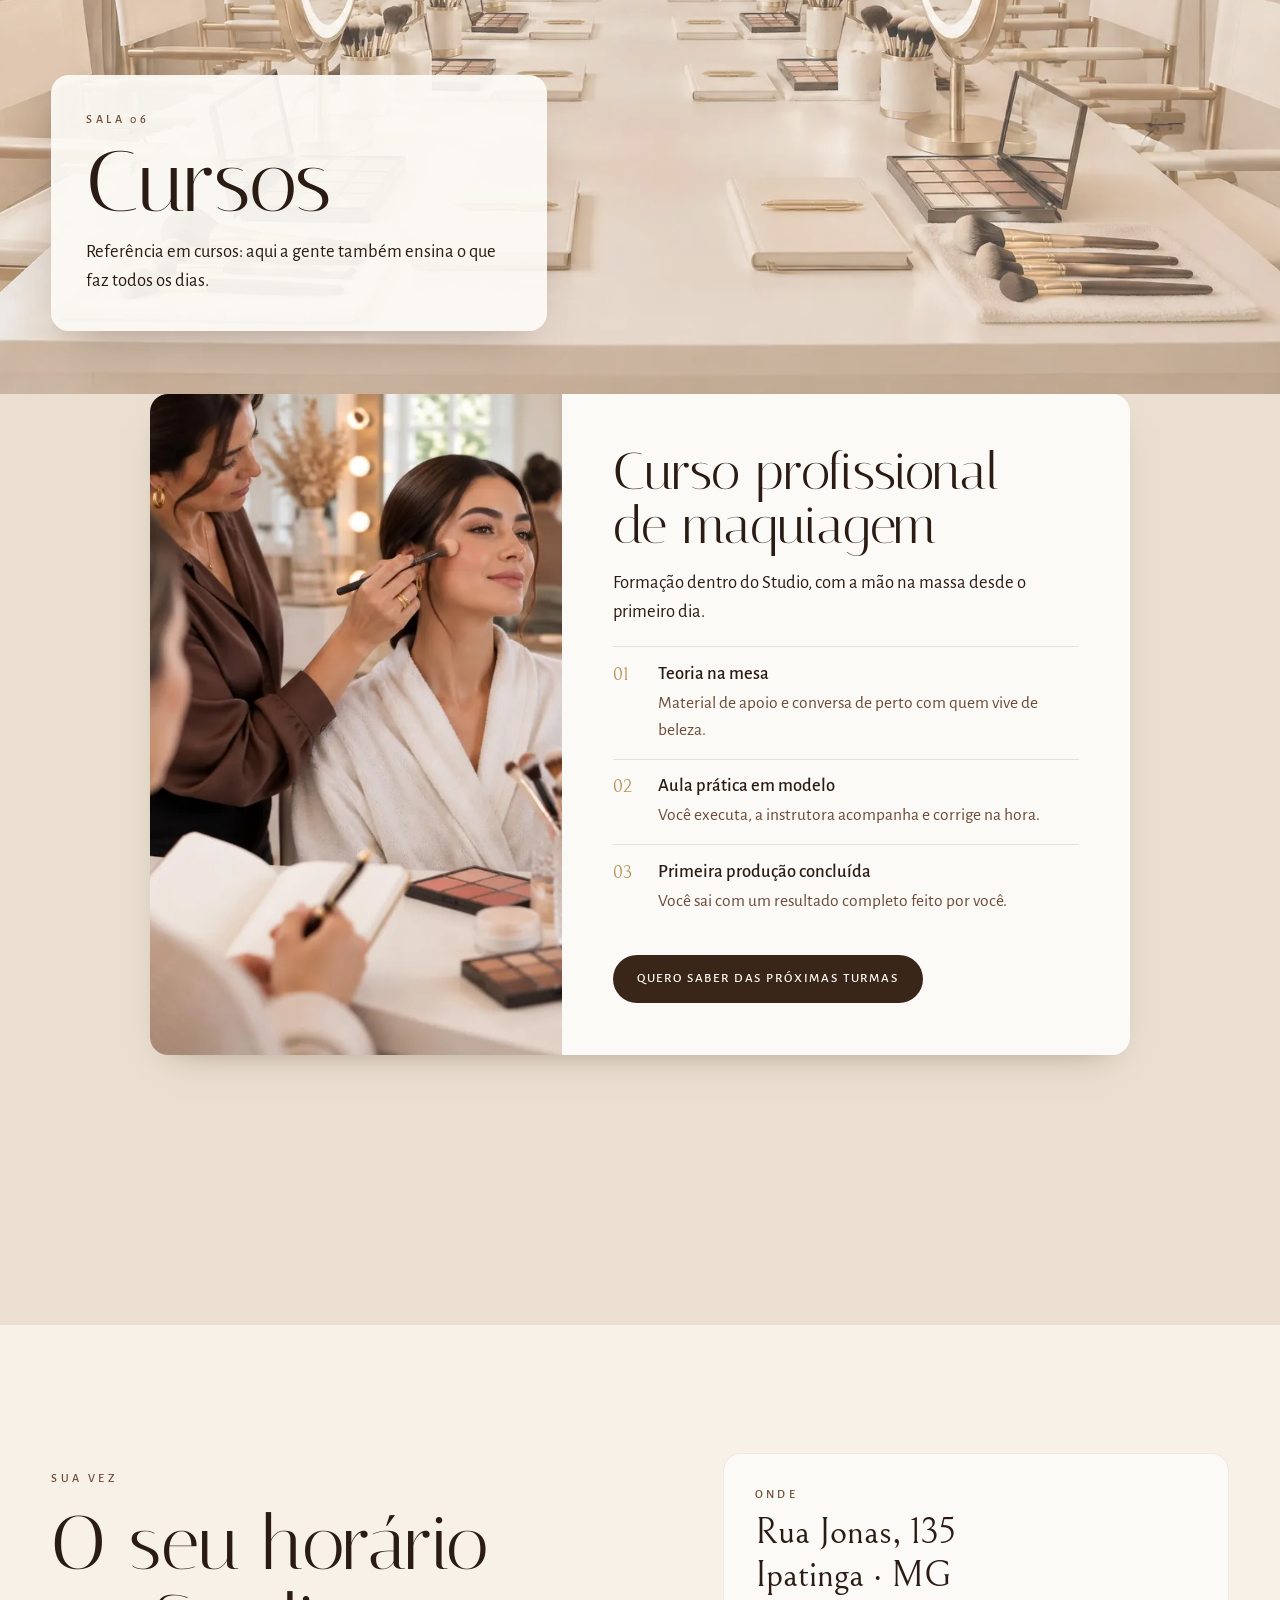
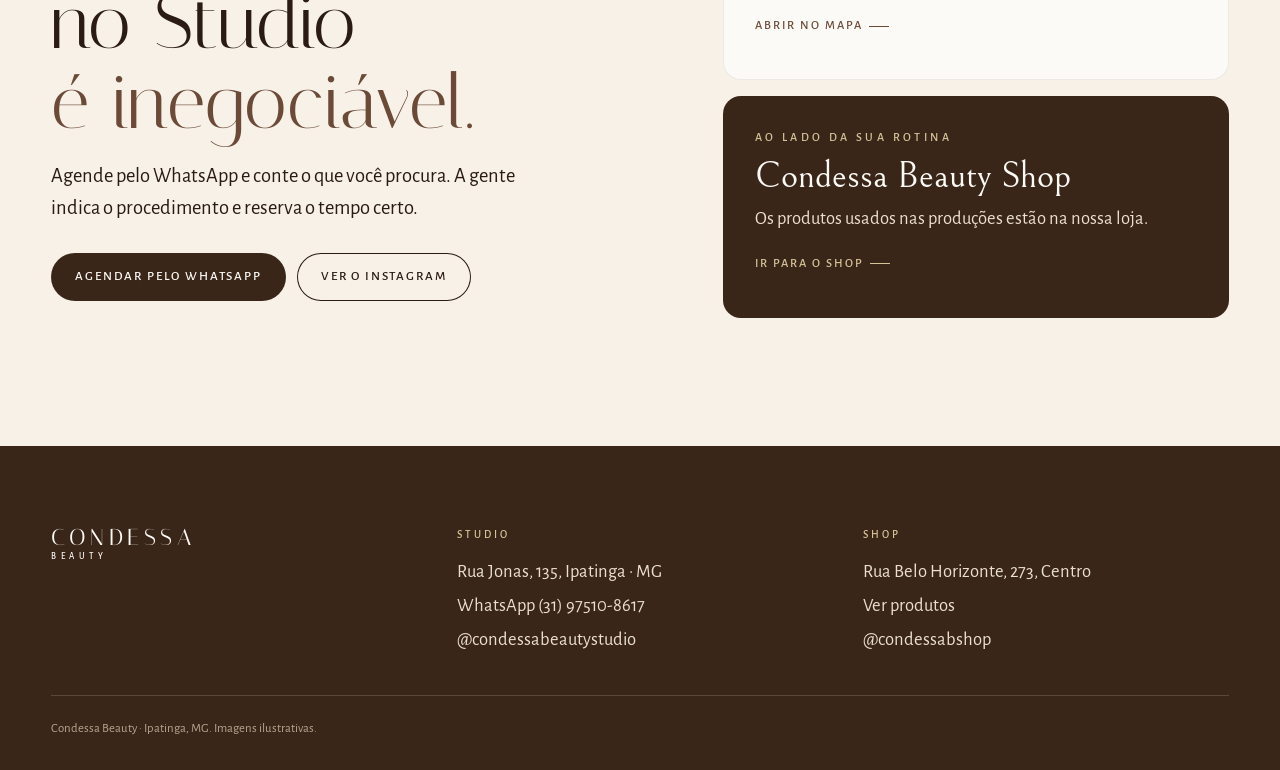
<file: studio.html>
<!doctype html>
<html lang="pt-BR">
<head>
  <meta charset="utf-8">
  <meta name="viewport" content="width=device-width, initial-scale=1, viewport-fit=cover">
  <title>Studio Condessa Beauty — procedimentos e cursos em Ipatinga</title>
  <meta name="description" content="Entre no Studio Condessa Beauty: mega hair, realinhamento, corte e mechas, sobrancelhas, nanofios, full brows, lash lifting, lábios, face beauty, nails, cone chinês e cursos. Rua Jonas, 135, Ipatinga.">
  <meta name="theme-color" content="#f7f1e8">
  <!-- Prévia: fora dos buscadores enquanto preços e textos não forem confirmados. Remova esta linha no lançamento. -->
  <meta name="robots" content="noindex, nofollow">
  <!-- Liga os efeitos de rolagem só com movimento permitido; ?fx=0 força o modo estático. -->
  <script>(function(){var d=document.documentElement;try{if(new URLSearchParams(location.search).get("fx")==="0"||matchMedia("(prefers-reduced-motion: reduce)").matches){d.classList.add("no-fx");return}d.classList.add("fx")}catch(e){}})();</script>
  <link rel="preload" href="assets/fonts/italiana-400.woff2" as="font" type="font/woff2" crossorigin>
  <link rel="preload" href="assets/fonts/alegreya-sans-400.woff2" as="font" type="font/woff2" crossorigin>
  <link rel="stylesheet" href="assets/css/base.css?v=7">
  <link rel="stylesheet" href="assets/css/studio.css?v=7">
</head>
<body class="studio">
  <a class="pular" href="#salas">Pular para os procedimentos</a>

  <header class="topo" id="topo">
    <a class="marca" href="index.html" aria-label="Condessa Beauty — voltar ao início">
      <span class="marca__nome">CONDESSA</span>
      <span class="marca__sub">BEAUTY</span>
    </a>

    <nav class="topo__nav" aria-label="Seções do Studio">
      <a href="#salas">Procedimentos</a>
      <a href="#sala-cursos">Cursos</a>
      <a href="#contato">Contato</a>
    </nav>

    <div class="topo__acoes">
      <div class="troca" aria-label="Alternar entre Studio e Shop">
        <span aria-current="page"><b>Studio</b></span>
        <a href="shop.html">Shop</a>
      </div>
      <a class="botao topo__cta" data-zap href="https://api.whatsapp.com/send?phone=5531975108617&amp;text=Ol%C3%A1!%20Vim%20pelo%20site%20e%20gostaria%20de%20agendar%20um%20hor%C3%A1rio." target="_blank" rel="noopener">Agendar</a>
      <button class="icone-btn topo__menu-btn" type="button" id="abrir-menu" aria-label="Abrir menu" aria-expanded="false" aria-controls="menu">
        <svg viewBox="0 0 24 24" aria-hidden="true"><path d="M4 8h16M4 16h16"/></svg>
      </button>
    </div>
    <span class="topo__progresso" aria-hidden="true"></span>
  </header>

  <div class="menu" id="menu" role="dialog" aria-modal="true" aria-label="Menu do Studio">
    <div class="menu__topo">
      <span class="marca"><span class="marca__nome">CONDESSA</span><span class="marca__sub">BEAUTY</span></span>
      <button class="icone-btn" type="button" id="fechar-menu" aria-label="Fechar menu">
        <svg viewBox="0 0 24 24" aria-hidden="true"><path d="M6 6l12 12M18 6L6 18"/></svg>
      </button>
    </div>
    <ul class="menu__lista">
      <li><a href="#sala-cabelo"><small>01</small>Cabelo</a></li>
      <li><a href="#sala-olhar"><small>02</small>Olhar</a></li>
      <li><a href="#sala-rosto"><small>03</small>Rosto &amp; Lábios</a></li>
      <li><a href="#sala-nails"><small>04</small>Nails</a></li>
      <li><a href="#sala-bem-estar"><small>05</small>Bem-estar</a></li>
      <li><a href="#sala-cursos"><small>06</small>Cursos</a></li>
      <li><a href="#contato"><small>07</small>Contato</a></li>
    </ul>
    <div class="menu__pe">
      <a class="botao botao--cheio" data-zap href="https://api.whatsapp.com/send?phone=5531975108617&amp;text=Ol%C3%A1!%20Vim%20pelo%20site%20e%20gostaria%20de%20agendar%20um%20hor%C3%A1rio." target="_blank" rel="noopener">Agendar pelo WhatsApp</a>
      <a class="botao botao--linha botao--cheio" href="shop.html">Ir para o Shop</a>
    </div>
  </div>

  <main>
    <!-- ============ Entrada: role para atravessar a porta ============ -->
    <section class="entrada" id="entrada" aria-label="Entrada do Studio">
      <div class="entrada__palco">
        <picture class="entrada__cam" data-foco-x="0.5" data-foco-y="0.575" data-foco-xv="0.5" data-foco-yv="0.65">
          <source media="(orientation: portrait)" srcset="assets/img/cena-fachada-v.webp">
          <img src="assets/img/cena-fachada.webp" alt="Fachada creme do Studio Condessa Beauty com porta em arco aberta e duas oliveiras." width="2400" height="1357" fetchpriority="high">
        </picture>
        <div class="entrada__veu" aria-hidden="true"></div>
        <div class="entrada__sombra" aria-hidden="true"></div>

        <div class="entrada__txt">
          <p class="sobre">Studio Condessa Beauty · Ipatinga</p>
          <h1 class="titulo">A porta está aberta. <em>Entre.</em></h1>
          <p class="entrada__lead">Role a página para atravessar a entrada e conhecer o salão, sala por sala.</p>
        </div>

        <div class="entrada__role" aria-hidden="true"><span></span>Role para entrar</div>
      </div>
    </section>

    <!-- ============ Manifesto ============ -->
    <section class="secao manifesto" id="salas">
      <div class="secao__miolo manifesto__grade">
        <div data-revelar>
          <p class="sobre">Bem-vinda</p>
          <h2 class="titulo">Cada sala cuida de um detalhe. <em>Todas, de você.</em></h2>
        </div>
        <div class="manifesto__txt" data-revelar style="--atraso:.12s">
          <p>Somos especialistas em beleza com naturalidade, liberdade e segurança. Antes de qualquer procedimento, uma avaliação entende o seu rosto, o seu cabelo e a sua história. A única regra é respeitar a sua beleza natural; o resto é personalizado.</p>
          <ul class="manifesto__salas" aria-label="Salas do Studio">
            <li><a href="#sala-cabelo">Cabelo</a></li>
            <li><a href="#sala-olhar">Olhar</a></li>
            <li><a href="#sala-rosto">Rosto &amp; Lábios</a></li>
            <li><a href="#sala-nails">Nails</a></li>
            <li><a href="#sala-bem-estar">Bem-estar</a></li>
            <li><a href="#sala-cursos">Cursos</a></li>
          </ul>
        </div>
      </div>
    </section>

    <!-- ============ Sala 01 · Cabelo ============ -->
    <section class="sala" id="sala-cabelo" data-sala="Cabelo">
      <div class="sala__fundo" aria-hidden="true">
        <img src="assets/img/cena-cabelo.webp" alt="" width="1920" height="1086" loading="lazy" decoding="async">
        <span class="sala__veu"></span>
      </div>
      <div class="sala__conteudo">
        <header class="sala__cab">
          <div class="sala__placa" data-revelar>
            <p class="sobre">Sala 01</p>
            <h2 class="titulo">Cabelo</h2>
            <p>Comprimento, alinhamento, corte e cor pensados para o seu fio e para a sua rotina.</p>
          </div>
        </header>
        <div class="cartoes">
          <article class="cartao" id="mega-hair" data-revelar>
            <div class="cartao__img"><img src="assets/img/proc-megahair.webp" alt="Cabelo castanho longo e ondulado visto de costas." width="720" height="900" loading="lazy" decoding="async"></div>
            <div class="cartao__txt">
              <h3 class="titulo">Mega Hair</h3>
              <p>Tudo começa na escolha dos fios. Depois vêm o movimento, a leveza e um acabamento tão natural que você esquece que está usando.</p>
              <a class="link-seta" data-zap="Mega Hair" href="https://api.whatsapp.com/send?phone=5531975108617&amp;text=Ol%C3%A1!%20Vim%20pelo%20site%20e%20gostaria%20de%20agendar%20um%20hor%C3%A1rio." target="_blank" rel="noopener">Agendar avaliação</a>
            </div>
          </article>
          <article class="cartao" id="realinhamento" data-revelar style="--atraso:.08s">
            <div class="cartao__img"><img src="assets/img/proc-realinhamento.webp" alt="Cabelo escuro longo, liso e brilhante sendo penteado." width="720" height="900" loading="lazy" decoding="async"></div>
            <div class="cartao__txt">
              <h3 class="titulo">Realinhamento</h3>
              <p>Fios alinhados, com brilho e menos frizz no dia a dia. A indicação é feita em avaliação, de acordo com o histórico do seu cabelo.</p>
              <a class="link-seta" data-zap="Realinhamento" href="https://api.whatsapp.com/send?phone=5531975108617&amp;text=Ol%C3%A1!%20Vim%20pelo%20site%20e%20gostaria%20de%20agendar%20um%20hor%C3%A1rio." target="_blank" rel="noopener">Agendar avaliação</a>
            </div>
          </article>
          <article class="cartao" id="corte-mechas" data-revelar style="--atraso:.16s">
            <div class="cartao__img"><img src="assets/img/proc-corte-mechas.webp" alt="Corte em camadas com mechas mel sendo finalizado com tesoura e pente." width="720" height="900" loading="lazy" decoding="async"></div>
            <div class="cartao__txt">
              <h3 class="titulo">Corte &amp; Mechas</h3>
              <p>O corte Tamires Condessa, em camadas, traz movimento, leveza e um caimento que valoriza o rosto. É o mais pedido da casa. As mechas iluminam sem pesar.</p>
              <a class="link-seta" data-zap="Corte e Mechas" href="https://api.whatsapp.com/send?phone=5531975108617&amp;text=Ol%C3%A1!%20Vim%20pelo%20site%20e%20gostaria%20de%20agendar%20um%20hor%C3%A1rio." target="_blank" rel="noopener">Agendar horário</a>
            </div>
          </article>
        </div>
      </div>
    </section>

    <!-- ============ Sala 02 · Olhar ============ -->
    <section class="sala" id="sala-olhar" data-sala="Olhar">
      <div class="sala__fundo" aria-hidden="true">
        <img src="assets/img/cena-olhar.webp" alt="" width="1920" height="1086" loading="lazy" decoding="async">
        <span class="sala__veu"></span>
      </div>
      <div class="sala__conteudo">
        <header class="sala__cab">
          <div class="sala__placa" data-revelar>
            <p class="sobre">Sala 02</p>
            <h2 class="titulo">Olhar</h2>
            <p>Nada pronto, nada padronizado. Um desenho pensado para equilibrar os seus traços.</p>
          </div>
        </header>
        <div class="cartoes cartoes--quatro">
          <article class="cartao" id="sobrancelhas" data-revelar>
            <div class="cartao__img"><img src="assets/img/proc-sobrancelhas.webp" alt="Close de um olho castanho com sobrancelha natural bem desenhada." width="720" height="900" loading="lazy" decoding="async"></div>
            <div class="cartao__txt">
              <h3 class="titulo">Sobrancelhas</h3>
              <p>Design que organiza o desenho e valoriza o olhar, respeitando a estrutura natural da sua sobrancelha.</p>
              <a class="link-seta" data-zap="Sobrancelhas" href="https://api.whatsapp.com/send?phone=5531975108617&amp;text=Ol%C3%A1!%20Vim%20pelo%20site%20e%20gostaria%20de%20agendar%20um%20hor%C3%A1rio." target="_blank" rel="noopener">Agendar horário</a>
            </div>
          </article>
          <article class="cartao" id="nanofios" data-revelar style="--atraso:.08s">
            <div class="cartao__img"><img src="assets/img/proc-nanofios.webp" alt="Profissional desenhando fios finos em uma sobrancelha." width="720" height="900" loading="lazy" decoding="async"></div>
            <div class="cartao__txt">
              <h3 class="titulo">Nanofios</h3>
              <p>Nossa técnica exclusiva preenche fio a fio, com naturalidade e precisão, cobrindo falhas pontuais em harmonia com o rosto.</p>
              <a class="link-seta" data-zap="Nanofios" href="https://api.whatsapp.com/send?phone=5531975108617&amp;text=Ol%C3%A1!%20Vim%20pelo%20site%20e%20gostaria%20de%20agendar%20um%20hor%C3%A1rio." target="_blank" rel="noopener">Agendar avaliação</a>
            </div>
          </article>
          <article class="cartao" id="full-brows" data-revelar style="--atraso:.16s">
            <div class="cartao__img"><img src="assets/img/proc-full-brows.webp" alt="Sobrancelhas cheias com os fios alinhados para cima." width="720" height="900" loading="lazy" decoding="async"></div>
            <div class="cartao__txt">
              <h3 class="titulo">Full Brows</h3>
              <p>Fios alinhados, maleáveis e direcionados para preencher falhas e dar volume, sem perder a naturalidade.</p>
              <a class="link-seta" data-zap="Full Brows" href="https://api.whatsapp.com/send?phone=5531975108617&amp;text=Ol%C3%A1!%20Vim%20pelo%20site%20e%20gostaria%20de%20agendar%20um%20hor%C3%A1rio." target="_blank" rel="noopener">Agendar horário</a>
            </div>
          </article>
          <article class="cartao" id="lash-lifting" data-revelar style="--atraso:.24s">
            <div class="cartao__img"><img src="assets/img/proc-lash-lifting.webp" alt="Cílios naturais curvados e levantados." width="720" height="900" loading="lazy" decoding="async"></div>
            <div class="cartao__txt">
              <h3 class="titulo">Lash Lifting</h3>
              <p>Curvatura e levantamento dos seus próprios cílios, para um olhar aberto mesmo sem máscara.</p>
              <a class="link-seta" data-zap="Lash Lifting" href="https://api.whatsapp.com/send?phone=5531975108617&amp;text=Ol%C3%A1!%20Vim%20pelo%20site%20e%20gostaria%20de%20agendar%20um%20hor%C3%A1rio." target="_blank" rel="noopener">Agendar horário</a>
            </div>
          </article>
        </div>
      </div>
    </section>

    <!-- ============ Sala 03 · Rosto & Lábios ============ -->
    <section class="sala" id="sala-rosto" data-sala="Rosto &amp; Lábios">
      <div class="sala__fundo" aria-hidden="true">
        <img src="assets/img/cena-face.webp" alt="" width="1920" height="1086" loading="lazy" decoding="async">
        <span class="sala__veu"></span>
      </div>
      <div class="sala__conteudo">
        <header class="sala__cab">
          <div class="sala__placa" data-revelar>
            <p class="sobre">Sala 03</p>
            <h2 class="titulo">Rosto &amp; Lábios</h2>
            <p>Cuidado, cor e produção para você se enxergar do jeito que merece.</p>
          </div>
        </header>
        <div class="cartoes">
          <article class="cartao" id="labios" data-revelar>
            <div class="cartao__img"><img src="assets/img/proc-labios.webp" alt="Close de lábios com cor natural e contorno suave." width="720" height="900" loading="lazy" decoding="async"></div>
            <div class="cartao__txt">
              <h3 class="titulo">Lábios</h3>
              <p>Cor e contorno realçados com acabamento natural. O tom é escolhido com você, na avaliação.</p>
              <a class="link-seta" data-zap="Lábios" href="https://api.whatsapp.com/send?phone=5531975108617&amp;text=Ol%C3%A1!%20Vim%20pelo%20site%20e%20gostaria%20de%20agendar%20um%20hor%C3%A1rio." target="_blank" rel="noopener">Agendar avaliação</a>
            </div>
          </article>
          <article class="cartao" id="face-beauty" data-revelar style="--atraso:.08s">
            <div class="cartao__img"><img src="assets/img/proc-face-beauty.webp" alt="Cliente de olhos fechados recebendo um cuidado facial." width="720" height="900" loading="lazy" decoding="async"></div>
            <div class="cartao__txt">
              <h3 class="titulo">Face Beauty</h3>
              <p>Cuidados para o rosto em um momento só seu, com atenção ao que a sua pele pede.</p>
              <a class="link-seta" data-zap="Face Beauty" href="https://api.whatsapp.com/send?phone=5531975108617&amp;text=Ol%C3%A1!%20Vim%20pelo%20site%20e%20gostaria%20de%20agendar%20um%20hor%C3%A1rio." target="_blank" rel="noopener">Agendar horário</a>
            </div>
          </article>
          <article class="cartao" id="producoes" data-revelar style="--atraso:.16s">
            <div class="cartao__img"><img src="assets/img/proc-noivas.webp" alt="Noiva de costas, com ondas polidas no cabelo, diante de uma cortina clara." width="720" height="900" loading="lazy" decoding="async"></div>
            <div class="cartao__txt">
              <h3 class="titulo">Produções &amp; Noivas</h3>
              <p>Make e penteado para o seu evento. Para noivas, também fazemos a troca de penteado no local, depois da cerimônia.</p>
              <a class="link-seta" data-zap="Produções e Noivas" href="https://api.whatsapp.com/send?phone=5531975108617&amp;text=Ol%C3%A1!%20Vim%20pelo%20site%20e%20gostaria%20de%20agendar%20um%20hor%C3%A1rio." target="_blank" rel="noopener">Consultar data</a>
            </div>
          </article>
        </div>
      </div>
    </section>

    <!-- ============ Sala 04 · Nails ============ -->
    <section class="sala" id="sala-nails" data-sala="Nails">
      <div class="sala__fundo" aria-hidden="true">
        <img src="assets/img/cena-nails.webp" alt="" width="1920" height="1086" loading="lazy" decoding="async">
        <span class="sala__veu"></span>
      </div>
      <div class="sala__conteudo">
        <header class="sala__cab">
          <div class="sala__placa" data-revelar>
            <p class="sobre">Sala 04</p>
            <h2 class="titulo">Nails</h2>
            <p>Uma pausa na mesa de mármore para sair com as unhas do jeito que você gosta.</p>
          </div>
        </header>
        <div class="cartoes cartoes--um">
          <article class="cartao cartao--largo" id="nails" data-revelar>
            <div class="cartao__img"><img src="assets/img/proc-nails.webp" alt="Mãos com unhas amendoadas em tom nude leitoso." width="720" height="900" loading="lazy" decoding="async"></div>
            <div class="cartao__txt">
              <h3 class="titulo">Nails (unhas)</h3>
              <p>Cuidado e acabamento caprichado, do formato à cor. Conte no agendamento o que você tem em mente e a gente reserva o tempo certo para você.</p>
              <a class="link-seta" data-zap="Nails" href="https://api.whatsapp.com/send?phone=5531975108617&amp;text=Ol%C3%A1!%20Vim%20pelo%20site%20e%20gostaria%20de%20agendar%20um%20hor%C3%A1rio." target="_blank" rel="noopener">Agendar horário</a>
            </div>
          </article>
        </div>
      </div>
    </section>

    <!-- ============ Sala 05 · Bem-estar ============ -->
    <section class="sala" id="sala-bem-estar" data-sala="Bem-estar">
      <div class="sala__fundo" aria-hidden="true">
        <img src="assets/img/cena-bemestar.webp" alt="" width="1920" height="1086" loading="lazy" decoding="async">
        <span class="sala__veu"></span>
      </div>
      <div class="sala__conteudo">
        <header class="sala__cab">
          <div class="sala__placa" data-revelar>
            <p class="sobre">Sala 05</p>
            <h2 class="titulo">Bem-estar</h2>
            <p>Luz baixa, silêncio e tempo. A sala mais calma do Studio.</p>
          </div>
        </header>
        <div class="cartoes cartoes--um">
          <article class="cartao cartao--largo" id="cone-chines" data-revelar>
            <div class="cartao__img"><img src="assets/img/proc-cone-chines.webp" alt="Cones de cera natural sobre uma bandeja de madeira, com toalha e eucalipto." width="720" height="900" loading="lazy" decoding="async"></div>
            <div class="cartao__txt">
              <h3 class="titulo">Cone Chinês</h3>
              <p>Um ritual de relaxamento feito com cones, em ambiente tranquilo e com acompanhamento do início ao fim. Fale com a gente para saber como funciona a sessão.</p>
              <a class="link-seta" data-zap="Cone Chinês" href="https://api.whatsapp.com/send?phone=5531975108617&amp;text=Ol%C3%A1!%20Vim%20pelo%20site%20e%20gostaria%20de%20agendar%20um%20hor%C3%A1rio." target="_blank" rel="noopener">Saber mais</a>
            </div>
          </article>
        </div>
      </div>
    </section>

    <!-- ============ Sala 06 · Cursos ============ -->
    <section class="sala sala--cursos" id="sala-cursos" data-sala="Cursos">
      <div class="sala__fundo" aria-hidden="true">
        <img src="assets/img/cena-cursos.webp" alt="" width="1920" height="1086" loading="lazy" decoding="async">
        <span class="sala__veu"></span>
      </div>
      <div class="sala__conteudo">
        <header class="sala__cab">
          <div class="sala__placa" data-revelar>
            <p class="sobre">Sala 06</p>
            <h2 class="titulo">Cursos</h2>
            <p>Referência em cursos: aqui a gente também ensina o que faz todos os dias.</p>
          </div>
        </header>
        <div class="cartoes cartoes--um">
          <article class="cartao cartao--largo" id="cursos" data-revelar>
            <div class="cartao__img"><img src="assets/img/proc-curso.webp" alt="Aula prática de maquiagem: instrutora aplicando blush em uma modelo." width="720" height="900" loading="lazy" decoding="async"></div>
            <div class="cartao__txt">
              <h3 class="titulo">Curso profissional de maquiagem</h3>
              <p>Formação dentro do Studio, com a mão na massa desde o primeiro dia.</p>
              <ol class="passos">
                <li><b>Teoria na mesa</b><span>Material de apoio e conversa de perto com quem vive de beleza.</span></li>
                <li><b>Aula prática em modelo</b><span>Você executa, a instrutora acompanha e corrige na hora.</span></li>
                <li><b>Primeira produção concluída</b><span>Você sai com um resultado completo feito por você.</span></li>
              </ol>
              <a class="botao" data-zap="os cursos" href="https://api.whatsapp.com/send?phone=5531975108617&amp;text=Ol%C3%A1!%20Vim%20pelo%20site%20e%20gostaria%20de%20agendar%20um%20hor%C3%A1rio." target="_blank" rel="noopener">Quero saber das próximas turmas</a>
            </div>
          </article>
        </div>
      </div>
    </section>

    <!-- ============ Contato ============ -->
    <section class="secao contato" id="contato">
      <div class="secao__miolo contato__grade">
        <div data-revelar>
          <p class="sobre">Sua vez</p>
          <h2 class="titulo">O seu horário no Studio <em>é inegociável.</em></h2>
          <p class="contato__lead">Agende pelo WhatsApp e conte o que você procura. A gente indica o procedimento e reserva o tempo certo.</p>
          <div class="contato__acoes">
            <a class="botao" data-zap href="https://api.whatsapp.com/send?phone=5531975108617&amp;text=Ol%C3%A1!%20Vim%20pelo%20site%20e%20gostaria%20de%20agendar%20um%20hor%C3%A1rio." target="_blank" rel="noopener">Agendar pelo WhatsApp</a>
            <a class="botao botao--linha" href="https://www.instagram.com/condessabeautystudio/" target="_blank" rel="noopener">Ver o Instagram</a>
          </div>
        </div>
        <div class="contato__cartoes" data-revelar style="--atraso:.12s">
          <div class="info">
            <p class="sobre">Onde</p>
            <p class="info__grande">Rua Jonas, 135<br>Ipatinga · MG</p>
            <a class="link-seta" href="https://www.google.com/maps/search/?api=1&amp;query=Rua+Jonas%2C+135%2C+Ipatinga+MG" target="_blank" rel="noopener">Abrir no mapa</a>
          </div>
          <a class="info info--shop" href="shop.html">
            <p class="sobre">Ao lado da sua rotina</p>
            <p class="info__grande">Condessa Beauty Shop</p>
            <p>Os produtos usados nas produções estão na nossa loja.</p>
            <span class="link-seta">Ir para o Shop</span>
          </a>
        </div>
      </div>
    </section>
  </main>

  <nav class="mapa" id="mapa" aria-label="Salas do Studio">
    <a href="#sala-cabelo"><span>Cabelo</span></a>
    <a href="#sala-olhar"><span>Olhar</span></a>
    <a href="#sala-rosto"><span>Rosto &amp; Lábios</span></a>
    <a href="#sala-nails"><span>Nails</span></a>
    <a href="#sala-bem-estar"><span>Bem-estar</span></a>
    <a href="#sala-cursos"><span>Cursos</span></a>
  </nav>

  <footer class="rodape">
    <div class="rodape__grade">
      <div>
        <a class="marca" href="index.html"><span class="marca__nome">CONDESSA</span><span class="marca__sub">BEAUTY</span></a>
      </div>
      <div>
        <h3>Studio</h3>
        <ul>
          <li>Rua Jonas, 135, Ipatinga · MG</li>
          <li><a data-zap href="https://api.whatsapp.com/send?phone=5531975108617&amp;text=Ol%C3%A1!%20Vim%20pelo%20site%20e%20gostaria%20de%20agendar%20um%20hor%C3%A1rio." target="_blank" rel="noopener">WhatsApp (31) 97510-8617</a></li>
          <li><a href="https://www.instagram.com/condessabeautystudio/" target="_blank" rel="noopener">@condessabeautystudio</a></li>
        </ul>
      </div>
      <div>
        <h3>Shop</h3>
        <ul>
          <li>Rua Belo Horizonte, 273, Centro</li>
          <li><a href="shop.html">Ver produtos</a></li>
          <li><a href="https://www.instagram.com/condessabshop/" target="_blank" rel="noopener">@condessabshop</a></li>
        </ul>
      </div>
    </div>
    <p class="rodape__fim">Condessa Beauty · Ipatinga, MG. Imagens ilustrativas.</p>
  </footer>

  <script src="assets/js/transicao.js?v=7" defer></script>
  <script src="assets/js/studio.js?v=7" defer></script>
</body>
</html>
</file>
<file: assets/css/base.css>
/* Condessa Beauty — base compartilhada (tokens, tipografia, cabeçalho, botões, rodapé) */

/* Fontes hospedadas no próprio site (subconjunto latin, licença OFL):
   Italiana = títulos grandes e marca · Bellefair = títulos pequenos e valores · Alegreya Sans = texto */
@font-face {
  font-family: "Italiana";
  src: url("../fonts/italiana-400.woff2") format("woff2");
  font-weight: 400;
  font-style: normal;
  font-display: swap;
}

@font-face {
  font-family: "Bellefair";
  src: url("../fonts/bellefair-400.woff2") format("woff2");
  font-weight: 400;
  font-style: normal;
  font-display: swap;
}

@font-face {
  font-family: "Alegreya Sans";
  src: url("../fonts/alegreya-sans-400.woff2") format("woff2");
  font-weight: 400;
  font-style: normal;
  font-display: swap;
}

@font-face {
  font-family: "Alegreya Sans";
  src: url("../fonts/alegreya-sans-500.woff2") format("woff2");
  font-weight: 500;
  font-style: normal;
  font-display: swap;
}

:root {
  --creme: #f7f1e8;
  --marfim: #fcfaf6;
  --areia: #eadfd0;
  --taupe: #b7a48e;
  --moca: #6b4a38;
  --cafe: #3a2619;
  --tinta: #2a1c14;
  --ouro: #b4935a;
  --ouro-claro: #d9c49a;

  --serif: "Italiana", "Bellefair", "Didot", "Times New Roman", serif;
  --serif-texto: "Bellefair", "Italiana", Georgia, "Times New Roman", serif;
  --sans: "Alegreya Sans", "Segoe UI", system-ui, -apple-system, sans-serif;

  --gut: clamp(1.1rem, 4vw, 3.5rem);
  --raio: 18px;
  --topo: 68px;

  --ease: cubic-bezier(0.22, 0.8, 0.2, 1);
  --mola: cubic-bezier(0.34, 1.56, 0.64, 1);
  --sombra: 0 18px 50px -24px rgba(58, 38, 25, 0.45);
}

*,
*::before,
*::after {
  box-sizing: border-box;
}

html {
  -webkit-text-size-adjust: 100%;
  text-size-adjust: 100%;
  scroll-behavior: smooth;
  scroll-padding-top: calc(var(--topo) + 12px);
}

html.no-fx {
  scroll-behavior: auto;
}

/* ---------- Transição entre páginas (fade) ---------- */
/* A cor do html é o que aparece enquanto o body está transparente. */
html {
  background: var(--creme);
}

html.fx body {
  animation: pagina-entra 0.6s ease backwards;
}

/* na home, a abertura já faz a entrada */
html.fx.intro-active body {
  animation: none;
}

@keyframes pagina-entra {
  from {
    opacity: 0;
  }
}

html.pagina-saindo body {
  opacity: 0;
  transition: opacity 0.34s ease;
}

body {
  margin: 0;
  background: var(--creme);
  color: var(--tinta);
  font-family: var(--sans);
  font-size: clamp(1.06rem, 1rem + 0.25vw, 1.16rem);
  font-weight: 400;
  font-synthesis: none; /* sem negrito ou itálico falsos: as famílias não têm esses cortes */
  line-height: 1.55;
  -webkit-font-smoothing: antialiased;
  overflow-x: clip;
}

img,
picture,
svg {
  display: block;
  max-width: 100%;
}

img {
  height: auto;
}

h1,
h2,
h3,
p,
ul,
ol,
figure {
  margin: 0;
}

ul,
ol {
  padding: 0;
  list-style: none;
}

a {
  color: inherit;
  text-decoration: none;
}

button,
input,
select {
  font: inherit;
  color: inherit;
}

button {
  cursor: pointer;
  border: 0;
  background: none;
  padding: 0;
}

:focus-visible {
  outline: 2px solid var(--ouro);
  outline-offset: 3px;
  border-radius: 4px;
}

.so-leitor {
  position: absolute;
  width: 1px;
  height: 1px;
  overflow: hidden;
  clip-path: inset(50%);
  white-space: nowrap;
}

.pular {
  position: fixed;
  left: 12px;
  top: -80px;
  z-index: 200;
  padding: 0.7rem 1rem;
  background: var(--cafe);
  color: var(--marfim);
  border-radius: 10px;
}

.pular:focus {
  top: 12px;
}

/* ---------- Tipografia ---------- */

.titulo {
  font-family: var(--serif);
  font-weight: 400;
  line-height: 1.04;
  letter-spacing: 0;
  text-wrap: balance;
}

/* destaque só pela cor: as fontes de título não têm itálico */
.titulo em {
  font-style: normal;
  font-weight: 400;
  color: var(--moca);
}

.sobre {
  font-size: 0.76rem;
  font-weight: 500;
  letter-spacing: 0.28em;
  text-transform: uppercase;
  color: var(--moca);
}

/* ---------- Marca ---------- */

.marca {
  display: inline-flex;
  flex-direction: column;
  align-items: center;
  gap: 0.18em;
  line-height: 1;
  color: inherit;
}

.marca__nome {
  font-family: var(--serif);
  font-size: 1.42rem;
  font-weight: 400;
  letter-spacing: 0.2em;
  margin-right: -0.2em;
}

.marca__sub {
  font-size: 0.56rem;
  font-weight: 500;
  letter-spacing: 0.5em;
  margin-right: -0.5em;
  text-transform: uppercase;
}

/* ---------- Botões e links ---------- */

.botao {
  display: inline-flex;
  align-items: center;
  justify-content: center;
  gap: 0.6em;
  min-height: 48px;
  padding: 0.75rem 1.5rem;
  border-radius: 999px;
  background: var(--cafe);
  color: var(--marfim);
  font-size: 0.82rem;
  font-weight: 500;
  letter-spacing: 0.14em;
  text-transform: uppercase;
  transition: background-color 0.3s, color 0.3s, transform 0.3s var(--ease), box-shadow 0.3s;
}

.botao:hover {
  background: var(--moca);
  transform: translateY(-2px);
  box-shadow: var(--sombra);
}

.botao:active {
  transform: translateY(0) scale(0.98);
}

.botao--claro {
  background: var(--marfim);
  color: var(--cafe);
}

.botao--claro:hover {
  background: #fff;
}

.botao--linha {
  background: transparent;
  color: inherit;
  box-shadow: inset 0 0 0 1px currentColor;
}

.botao--linha:hover {
  background: var(--cafe);
  color: var(--marfim);
  box-shadow: none;
}

.botao--cheio {
  width: 100%;
}

.link-seta {
  display: inline-flex;
  align-items: center;
  gap: 0.55em;
  min-height: 44px;
  font-size: 0.78rem;
  font-weight: 500;
  letter-spacing: 0.16em;
  text-transform: uppercase;
  color: var(--moca);
}

.link-seta::after {
  content: "";
  width: 1.6em;
  height: 1px;
  background: currentColor;
  transform-origin: left;
  transition: transform 0.35s var(--ease);
}

.link-seta:hover::after {
  transform: scaleX(1.7);
}

/* ---------- Cabeçalho ---------- */

.topo {
  position: fixed;
  inset: 0 0 auto 0;
  z-index: 50;
  height: var(--topo);
  display: flex;
  align-items: center;
  justify-content: space-between;
  gap: 1rem;
  padding: 0 var(--gut);
  color: var(--marfim);
  transition: color 0.35s, background-color 0.35s, box-shadow 0.35s;
}

.topo.is-solido,
.topo--claro {
  color: var(--cafe);
  background: rgba(247, 241, 232, 0.97);
  box-shadow: 0 1px 0 rgba(58, 38, 25, 0.08);
}

.topo__nav {
  display: none;
  align-items: center;
  gap: clamp(1rem, 2.2vw, 2.2rem);
  font-size: 0.78rem;
  font-weight: 450;
  letter-spacing: 0.16em;
  text-transform: uppercase;
}

.topo__nav a {
  position: relative;
  padding: 0.6rem 0;
}

.topo__nav a::after {
  content: "";
  position: absolute;
  left: 0;
  right: 0;
  bottom: 0.3rem;
  height: 1px;
  background: currentColor;
  transform: scaleX(0);
  transform-origin: right;
  transition: transform 0.35s var(--ease);
}

.topo__nav a:hover::after,
.topo__nav a[aria-current="true"]::after {
  transform: scaleX(1);
  transform-origin: left;
}

.topo__acoes {
  display: flex;
  align-items: center;
  gap: 0.6rem;
}

/* Alternador Studio | Shop */
.troca {
  display: inline-flex;
  padding: 3px;
  border-radius: 999px;
  box-shadow: inset 0 0 0 1px currentColor;
  font-size: 0.68rem;
  font-weight: 500;
  letter-spacing: 0.14em;
  text-transform: uppercase;
}

.troca a,
.troca span {
  display: grid;
  place-items: center;
  min-height: 34px;
  padding: 0 0.85rem;
  border-radius: 999px;
}

.troca [aria-current="page"] {
  background: currentColor;
}

.troca [aria-current="page"] b {
  font-weight: 500;
  color: var(--cafe);
}

.topo.is-solido .troca [aria-current="page"] b,
.topo--claro .troca [aria-current="page"] b {
  color: var(--marfim);
}

.icone-btn {
  position: relative;
  display: grid;
  place-items: center;
  width: 44px;
  height: 44px;
  border-radius: 50%;
  transition: background-color 0.25s;
}

.icone-btn:hover {
  background: rgba(183, 164, 142, 0.25);
}

.icone-btn svg {
  width: 22px;
  height: 22px;
  fill: none;
  stroke: currentColor;
  stroke-width: 1.5;
  stroke-linecap: round;
  stroke-linejoin: round;
}

.topo__cta {
  display: none;
}

/* Telas muito estreitas: marca menor e o alternador mostra só o destino */
@media (max-width: 380px) {
  .topo {
    gap: 0.5rem;
  }

  .topo__acoes {
    gap: 0.25rem;
  }

  .topo .marca__nome {
    font-size: 1.14rem;
    letter-spacing: 0.16em;
    margin-right: -0.16em;
  }

  .topo .marca__sub {
    letter-spacing: 0.36em;
    margin-right: -0.36em;
  }

  .troca {
    font-size: 0.62rem;
  }

  .troca a,
  .troca span {
    padding: 0 0.6rem;
  }
}

@media (max-width: 349px) {
  .troca [aria-current="page"] {
    display: none;
  }
}

@media (min-width: 900px) {
  :root {
    --topo: 78px;
  }

  .topo__nav {
    display: flex;
  }

  .topo__cta {
    display: inline-flex;
    min-height: 42px;
    padding: 0.55rem 1.2rem;
    font-size: 0.72rem;
  }

  .topo__menu-btn {
    display: none;
  }
}

/* ---------- Menu em tela cheia (mobile) ---------- */

.menu {
  position: fixed;
  inset: 0;
  z-index: 60;
  display: flex;
  flex-direction: column;
  padding: 0 var(--gut) calc(1.5rem + env(safe-area-inset-bottom));
  background: var(--creme);
  color: var(--cafe);
  overflow-y: auto;
  visibility: hidden;
  opacity: 0;
  transform: translateY(-12px);
  transition: opacity 0.35s, transform 0.45s var(--ease), visibility 0s 0.45s;
}

.menu.is-aberto {
  visibility: visible;
  opacity: 1;
  transform: none;
  transition: opacity 0.35s, transform 0.45s var(--ease), visibility 0s;
}

.menu__topo {
  display: flex;
  align-items: center;
  justify-content: space-between;
  min-height: var(--topo);
  flex: none;
}

.menu__lista {
  display: grid;
  gap: 0.1rem;
  margin: auto 0;
  padding: 1.5rem 0;
}

.menu__lista a {
  display: flex;
  align-items: baseline;
  gap: 1rem;
  padding: 0.5rem 0;
  font-family: var(--serif);
  font-size: clamp(1.7rem, 7.4vw, 2.6rem);
  line-height: 1.15;
  border-bottom: 1px solid rgba(58, 38, 25, 0.1);
}

.menu__lista small {
  font-family: var(--sans);
  font-size: 0.7rem;
  letter-spacing: 0.2em;
  color: var(--taupe);
  min-width: 2.2em;
}

.menu__pe {
  display: grid;
  gap: 0.7rem;
}

/* ---------- Seções genéricas ---------- */

.secao {
  padding: clamp(4rem, 10vw, 8rem) var(--gut);
}

.secao__miolo {
  max-width: 1200px;
  margin: 0 auto;
}

/* ---------- Rodapé ---------- */

.rodape {
  background: var(--cafe);
  color: var(--areia);
  padding: clamp(3rem, 7vw, 5rem) var(--gut) calc(2rem + env(safe-area-inset-bottom));
}

.rodape__grade {
  max-width: 1200px;
  margin: 0 auto;
  display: grid;
  gap: 2.5rem;
  grid-template-columns: repeat(auto-fit, minmax(min(100%, 220px), 1fr));
}

.rodape .marca {
  align-items: flex-start;
  color: var(--marfim);
}

.rodape h3 {
  font-size: 0.7rem;
  font-weight: 500;
  letter-spacing: 0.26em;
  text-transform: uppercase;
  color: var(--ouro-claro);
  margin-bottom: 0.9rem;
}

.rodape li + li {
  margin-top: 0.35rem;
}

.rodape a:hover {
  color: #fff;
  text-decoration: underline;
  text-underline-offset: 4px;
}

.rodape__fim {
  max-width: 1200px;
  margin: 2.5rem auto 0;
  padding-top: 1.4rem;
  border-top: 1px solid rgba(234, 223, 208, 0.18);
  font-size: 0.8rem;
  color: var(--taupe);
}

/* ---------- Revelar ao rolar (armado só pelo JS) ---------- */

.revelar-armado [data-revelar] {
  opacity: 0;
  transform: translateY(26px);
  transition: opacity 0.8s var(--ease), transform 0.9s var(--ease);
  transition-delay: var(--atraso, 0s);
}

.revelar-armado [data-revelar].is-visivel {
  opacity: 1;
  transform: none;
}

/* ---------- Movimento reduzido / modo estático (?fx=0) ---------- */

html.no-fx *,
html.no-fx *::before,
html.no-fx *::after {
  animation-duration: 0.001ms !important;
  animation-delay: 0s !important;
  animation-iteration-count: 1 !important;
  transition-duration: 0.001ms !important;
  transition-delay: 0s !important;
}
</file>
<file: assets/css/home.css>
/* Home: abertura + escolha Studio | Shop */

html {
  --subida: 0.12s; /* quando o conteúdo da home entra; a abertura atrasa esse valor */
}

html.intro-active {
  --subida: 2.62s;
}

html.intro-trava {
  overflow: hidden;
}

body.home {
  background: var(--cafe);
  min-height: 100vh;
  min-height: 100dvh;
}

/* ===================== Abertura ===================== */
/*
  Roteiro (s)            início  duração
  letras: traço          0.25+i×0.07  0.85
  letras: preenchimento  0.95+i×0.07  0.50
  fio                    1.35    0.55
  BEAUTY                 1.60    0.60
  fresta                 2.05    0.42
  assinatura sai         2.45    0.35
  portas abrem           2.50    0.78   → fim 3.28
  trava de segurança JS  4.00 · failsafe só CSS 4.60
*/

.intro {
  display: none;
}

html.intro-active .intro {
  display: block;
  position: fixed;
  inset: 0;
  z-index: 100;
  animation: intro-failsafe 0.5s 4.6s both;
}

@keyframes intro-failsafe {
  to {
    opacity: 0;
    visibility: hidden;
  }
}

.intro__porta {
  position: absolute;
  top: 0;
  bottom: 0;
  width: 50.2%;
  background: var(--creme);
  transition: transform 0.78s cubic-bezier(0.72, 0, 0.18, 1);
  will-change: transform;
}

.intro__porta--a {
  left: 0;
}

.intro__porta--b {
  right: 0;
}

.intro__fresta {
  position: absolute;
  left: 50%;
  top: 0;
  bottom: 0;
  width: 1px;
  background: var(--ouro);
  transform: scaleY(0);
  opacity: 0.9;
}

.intro__marca {
  position: absolute;
  inset: 0;
  display: grid;
  place-items: center;
  transition: opacity 0.35s ease, transform 0.5s var(--ease);
}

.intro__svg {
  width: min(80vw, 620px);
  height: auto;
  overflow: visible;
}

.intro__nome {
  font-family: var(--serif);
  font-size: 96px;
  font-weight: 400;
  letter-spacing: 16px;
}

.intro__l {
  --d: calc(0.25s + var(--i) * 0.07s);
  fill: var(--cafe);
  fill-opacity: 0;
  stroke: var(--moca);
  stroke-width: 1.4;
  stroke-dasharray: 560;
  stroke-dashoffset: 560;
}

.intro__fio {
  stroke: var(--ouro);
  stroke-width: 1.4;
  stroke-dasharray: 1;
  stroke-dashoffset: 1;
}

.intro__sub {
  font-family: var(--sans);
  font-size: 22px;
  font-weight: 500;
  letter-spacing: 24px;
  fill: var(--moca);
  opacity: 0;
}

/* Traço nunca abaixo de 1 px de tela: o SVG encolhe em telas estreitas */
@media (max-width: 640px) {
  .intro__l,
  .intro__fio {
    stroke-width: 2.8;
  }
}

.intro.is-playing .intro__l {
  animation:
    intro-traco 0.85s var(--d) cubic-bezier(0.6, 0, 0.2, 1) forwards,
    intro-cor 0.5s calc(var(--d) + 0.7s) ease-out forwards;
}

.intro.is-playing .intro__fio {
  animation: intro-traco 0.55s 1.35s var(--ease) forwards;
}

.intro.is-playing .intro__sub {
  animation: intro-sub 0.6s 1.6s var(--ease) forwards;
}

.intro.is-playing .intro__fresta {
  animation: intro-fresta 0.42s 2.05s cubic-bezier(0.6, 0, 0.2, 1) forwards;
}

@keyframes intro-traco {
  to {
    stroke-dashoffset: 0;
  }
}

@keyframes intro-cor {
  to {
    fill-opacity: 1;
    stroke-opacity: 0;
  }
}

@keyframes intro-sub {
  from {
    opacity: 0;
    letter-spacing: 34px;
  }
  to {
    opacity: 1;
    letter-spacing: 24px;
  }
}

@keyframes intro-fresta {
  to {
    transform: scaleY(1);
  }
}

/* Saída natural: assinatura dissolve e as portas abrem */
.intro.is-saindo {
  pointer-events: none;
}

.intro.is-saindo .intro__marca {
  opacity: 0;
  transform: scale(1.04);
}

.intro.is-saindo .intro__fresta {
  opacity: 0;
  transition: opacity 0.3s;
}

.intro.is-saindo .intro__porta--a {
  transform: translateX(-101%);
}

.intro.is-saindo .intro__porta--b {
  transform: translateX(101%);
}

/* Em retrato a home empilha: as portas abrem para cima e para baixo */
@media (orientation: portrait) {
  .intro__porta {
    left: 0;
    right: 0;
    width: auto;
    height: 50.2%;
  }

  .intro__porta--a {
    top: 0;
    bottom: auto;
  }

  .intro__porta--b {
    top: auto;
    bottom: 0;
  }

  .intro__fresta {
    left: 0;
    right: 0;
    top: 50%;
    bottom: auto;
    width: auto;
    height: 1px;
    transform: scaleX(0);
  }

  .intro.is-saindo .intro__porta--a {
    transform: translateY(-101%);
  }

  .intro.is-saindo .intro__porta--b {
    transform: translateY(101%);
  }
}

/* ===================== Topo e rodapé sobre as imagens ===================== */

.home-topo,
.home-rodape {
  position: fixed;
  left: 0;
  right: 0;
  z-index: 5;
  color: var(--marfim);
  pointer-events: none;
  text-shadow: 0 1px 18px rgba(42, 28, 20, 0.5);
}

.home-topo {
  top: 0;
  display: grid;
  place-items: center;
  padding: clamp(1rem, 3.2vh, 2rem) var(--gut) 0;
}

.home-topo .marca__nome {
  font-size: clamp(1.25rem, 1rem + 1vw, 1.75rem);
}

.home-rodape {
  bottom: 0;
  display: flex;
  justify-content: space-between;
  align-items: center;
  gap: 1rem;
  padding: 0 var(--gut) calc(clamp(0.8rem, 2.4vh, 1.4rem) + env(safe-area-inset-bottom));
  font-size: 0.68rem;
  font-weight: 450;
  letter-spacing: 0.2em;
  text-transform: uppercase;
}

.home-rodape__links {
  display: flex;
  gap: 1.4rem;
  pointer-events: auto;
}

.home-rodape a {
  padding: 0.6rem 0;
  text-transform: none;
  letter-spacing: 0.08em;
}

.home-rodape a:hover {
  text-decoration: underline;
  text-underline-offset: 4px;
}

/* ===================== Escolha ===================== */

.escolha {
  position: relative;
  display: flex;
  height: 100vh;
  height: 100dvh;
  min-height: 420px;
  overflow: hidden;
  --mx: 0;
  --my: 0;
  --div: 50%; /* posição da divisa entre as portas; o selo usa o mesmo valor */
}

.porta {
  position: relative;
  flex: 1 1 0;
  min-width: 0;
  min-height: 0;
  display: flex;
  align-items: flex-end;
  overflow: hidden;
  color: var(--marfim);
  isolation: isolate;
}

/* A divisa é o tamanho da porta do Studio; a do Shop ocupa o resto.
   Mesma duração e curva do selo, em %, para os dois andarem juntos. */
.porta--studio {
  flex: 0 0 var(--div);
  transition: flex-basis 0.8s var(--ease);
}

.porta + .porta {
  box-shadow: -1px 0 0 rgba(217, 196, 154, 0.55);
}

.porta__img {
  position: absolute;
  inset: -3%;
  z-index: -2;
}

.porta__img img {
  width: 100%;
  height: 100%;
  object-fit: cover;
  transform: scale(1.06) translate3d(calc(var(--mx) * -14px), calc(var(--my) * -10px), 0);
  transition: transform 1.2s var(--ease), filter 0.8s;
  will-change: transform;
}

.porta--shop .porta__img img {
  object-position: 50% 60%;
}

/* Em paisagem a foto tem o tamanho do palco inteiro e fica centrada na porta:
   o hover e o entrar só mudam o recorte, sem redimensionar a imagem a cada quadro. */
@media (orientation: landscape) {
  .porta__img {
    inset: -3% auto auto 50%;
    width: 106vw;
    height: 106%;
    margin-left: -53vw;
  }
}

.porta__veu {
  position: absolute;
  inset: 0;
  z-index: -1;
  background: linear-gradient(180deg, rgba(42, 28, 20, 0.42) 0%, rgba(42, 28, 20, 0.12) 34%, rgba(42, 28, 20, 0.78) 100%);
  transition: opacity 0.6s;
}

.porta__txt {
  display: grid;
  gap: clamp(0.4rem, 1.2vh, 0.9rem);
  width: 100%;
  max-width: 34rem;
  padding: 0 var(--gut) clamp(4.2rem, 11vh, 7rem);
  text-shadow: 0 1px 22px rgba(42, 28, 20, 0.55);
}

.porta__txt > * {
  animation: home-sobe 0.9s var(--ease) backwards;
  animation-delay: calc(var(--subida) + var(--n, 0) * 0.08s);
}

.porta--shop .porta__txt > * {
  animation-delay: calc(var(--subida) + 0.14s + var(--n, 0) * 0.08s);
}

.porta__rot {
  --n: 0;
  font-size: 0.7rem;
  font-weight: 500;
  letter-spacing: 0.26em;
  text-transform: uppercase;
  color: var(--ouro-claro);
}

.porta__titulo {
  --n: 1;
  font-family: var(--serif);
  font-size: clamp(3.4rem, 2.1rem + 6.8vw, 7.8rem);
  line-height: 0.94;
  letter-spacing: 0;
}

.porta__desc {
  --n: 2;
  max-width: 26rem;
  font-size: clamp(0.92rem, 0.86rem + 0.3vw, 1.08rem);
  color: rgba(252, 250, 246, 0.9);
}

.porta__cta {
  --n: 3;
  display: inline-flex;
  align-items: center;
  gap: 0.8em;
  margin-top: 0.4rem;
  font-size: 0.76rem;
  font-weight: 500;
  letter-spacing: 0.2em;
  text-transform: uppercase;
}

.porta__cta::after {
  content: "";
  width: 2.6em;
  height: 1px;
  background: currentColor;
  transform-origin: left;
  transition: transform 0.5s var(--ease);
}

@keyframes home-sobe {
  from {
    opacity: 0;
    transform: translateY(28px);
  }
}

/* Selo central */
.selo {
  position: absolute;
  left: var(--div);
  top: 50%;
  z-index: 4;
  width: clamp(58px, 7vw, 84px);
  aspect-ratio: 1;
  margin: calc(clamp(58px, 7vw, 84px) / -2) 0 0 calc(clamp(58px, 7vw, 84px) / -2);
  display: grid;
  place-items: center;
  border-radius: 50%;
  background: var(--creme);
  color: var(--cafe);
  box-shadow: 0 0 0 1px var(--ouro-claro), 0 0 0 7px rgba(247, 241, 232, 0.22), 0 14px 40px -12px rgba(42, 28, 20, 0.6);
  pointer-events: none;
  animation: home-selo 0.8s var(--mola) backwards;
  animation-delay: calc(var(--subida) + 0.3s);
  transition: opacity 0.4s, left 0.8s var(--ease), top 0.8s var(--ease);
}

.selo span {
  font-family: var(--serif);
  font-size: clamp(1.7rem, 3.4vw, 2.5rem);
  line-height: 1;
  transform: translateY(-0.04em);
}

@keyframes home-selo {
  from {
    opacity: 0;
    transform: scale(0.4);
  }
}

/* Reação ao ponteiro (só onde existe hover de verdade) */
@media (hover: hover) and (pointer: fine) {
  .escolha:has(.porta--studio:hover),
  .escolha:has(.porta--studio:focus-visible) {
    --div: 60.8%;
  }

  .escolha:has(.porta--shop:hover),
  .escolha:has(.porta--shop:focus-visible) {
    --div: 39.2%;
  }

  .escolha:hover .porta:not(:hover) .porta__img img {
    filter: saturate(0.75) brightness(0.86);
  }

  .porta:hover .porta__img img {
    transform: scale(1.12) translate3d(calc(var(--mx) * -14px), calc(var(--my) * -10px), 0);
  }

  .porta:hover .porta__cta::after {
    transform: scaleX(1.8);
  }
}

.porta:focus-visible {
  outline-offset: -6px;
}

/* Entrando: a porta escolhida ocupa tudo antes de navegar */
.escolha.is-saindo .porta--studio {
  transition-duration: 0.62s;
}

.escolha.is-saindo:has(.porta--studio.is-escolhida) {
  --div: 100%;
}

.escolha.is-saindo:has(.porta--shop.is-escolhida) {
  --div: 0%;
}

.escolha.is-saindo .porta__txt,
.escolha.is-saindo .selo {
  opacity: 0;
  transition: opacity 0.3s;
}

.escolha.is-saindo .porta.is-escolhida .porta__veu {
  opacity: 0.35;
}

/* Retrato: empilha */
@media (orientation: portrait) {
  .escolha {
    flex-direction: column;
    min-height: 520px;
  }

  .porta + .porta {
    box-shadow: 0 -1px 0 rgba(217, 196, 154, 0.55);
  }

  /* empilhado: a divisa é horizontal, então o selo acompanha na vertical */
  .selo {
    left: 50%;
    top: var(--div);
  }

  .porta__txt {
    padding-bottom: clamp(1.4rem, 4vh, 2.6rem);
  }

  .porta--studio .porta__txt {
    padding-bottom: clamp(2.6rem, 6.5vh, 4rem);
  }

  .porta--shop .porta__txt {
    padding-bottom: calc(clamp(3.4rem, 8vh, 4.6rem) + env(safe-area-inset-bottom));
  }

  .porta__titulo {
    font-size: clamp(2.9rem, 13vw, 5rem);
  }

  .porta__veu {
    background: linear-gradient(180deg, rgba(42, 28, 20, 0.36) 0%, rgba(42, 28, 20, 0.16) 30%, rgba(42, 28, 20, 0.8) 100%);
  }

  .home-rodape > span:first-child {
    display: none;
  }

  .home-rodape {
    justify-content: center;
  }
}

/* Paisagem baixa (celular deitado) */
@media (orientation: landscape) and (max-height: 520px) {
  .porta__txt {
    padding-bottom: 3rem;
    gap: 0.3rem;
  }

  .porta__titulo {
    font-size: clamp(2.4rem, 13vh, 4rem);
  }

  .porta__desc {
    display: none;
  }
}
</file>
<file: assets/css/shop.css>
/* Shop: vitrine, catálogo com filtros, sacola e detalhe do produto */

body.shop {
  padding-top: var(--topo);
}

.contador {
  position: absolute;
  top: 3px;
  right: 1px;
  min-width: 18px;
  height: 18px;
  padding: 0 5px;
  display: grid;
  place-items: center;
  border-radius: 999px;
  background: var(--cafe);
  color: var(--marfim);
  font-size: 0.7rem;
  font-weight: 500;
  line-height: 1;
}

.contador[hidden] {
  display: none;
}

.contador.is-pulo {
  animation: pulo 0.5s var(--mola);
}

@keyframes pulo {
  40% {
    transform: scale(1.5);
  }
}

@media (max-width: 420px) {
  .troca a,
  .troca span {
    padding: 0 0.7rem;
  }

  .shop .marca__sub {
    letter-spacing: 0.3em;
    margin-right: -0.3em;
  }
}

/* ===================== Vitrine ===================== */

.vitrine {
  display: grid;
  gap: clamp(1.6rem, 4vw, 4rem);
  align-items: center;
  max-width: 1320px;
  margin: 0 auto;
  padding: clamp(1.6rem, 5vw, 4.5rem) var(--gut) clamp(2.4rem, 6vw, 5rem);
}

.vitrine .titulo {
  margin-top: 1rem;
  font-size: clamp(2.7rem, 1.4rem + 6vw, 6.2rem);
}

.vitrine__lead {
  max-width: 31rem;
  margin-top: 1.3rem;
  font-size: clamp(1.02rem, 0.96rem + 0.3vw, 1.18rem);
}

.vitrine__acoes {
  display: flex;
  flex-wrap: wrap;
  gap: 0.7rem;
  margin-top: 1.8rem;
}

.vitrine__img {
  position: relative;
  aspect-ratio: 16 / 11;
  border-radius: calc(var(--raio) * 1.4);
  overflow: hidden;
  background: var(--areia);
  box-shadow: var(--sombra);
}

.vitrine__img img {
  width: 100%;
  height: 100%;
  object-fit: cover;
  object-position: 50% 62%;
  animation: vitrine-zoom 2.4s var(--ease) backwards;
}

@keyframes vitrine-zoom {
  from {
    transform: scale(1.12);
  }
}

@media (min-width: 900px) {
  .vitrine {
    grid-template-columns: 1fr 1.05fr;
    min-height: min(calc(100vh - var(--topo)), 780px);
  }

  .vitrine__img {
    aspect-ratio: 5 / 5.2;
    max-height: min(74vh, 660px);
    width: 100%;
  }
}

@media (max-width: 420px) {
  .vitrine__acoes .botao {
    width: 100%;
  }
}

/* ===================== Marcas (letreiro) ===================== */

.marcas {
  overflow: hidden;
  border-block: 1px solid rgba(58, 38, 25, 0.12);
  background: var(--marfim);
}

.marcas__trilho {
  display: flex;
  width: max-content;
  animation: letreiro 38s linear infinite;
}

.marcas:hover .marcas__trilho {
  animation-play-state: paused;
}

.marcas__lista {
  display: flex;
  flex: none;
}

.marcas__lista li {
  display: flex;
  align-items: center;
  gap: clamp(1.4rem, 3vw, 2.6rem);
  padding: 1.05rem 0 1.05rem clamp(1.4rem, 3vw, 2.6rem);
  font-family: var(--serif-texto);
  font-size: clamp(1.15rem, 1rem + 0.6vw, 1.55rem);
  color: var(--moca);
  white-space: nowrap;
}

.marcas__lista li::after {
  content: "";
  width: 5px;
  height: 5px;
  border-radius: 50%;
  background: var(--ouro);
}

@keyframes letreiro {
  to {
    transform: translateX(-50%);
  }
}

html.no-fx .marcas__trilho {
  animation: none;
  width: auto;
  flex-wrap: wrap;
}

html.no-fx .marcas__lista {
  flex-wrap: wrap;
}

html.no-fx .marcas__lista[aria-hidden="true"] {
  display: none;
}

/* ===================== Catálogo ===================== */

.catalogo {
  max-width: 1320px;
  margin: 0 auto;
  padding: clamp(3rem, 7vw, 6rem) var(--gut) clamp(3rem, 7vw, 6rem);
}

.catalogo__cab {
  display: flex;
  flex-wrap: wrap;
  align-items: flex-end;
  justify-content: space-between;
  gap: 1rem 2rem;
}

.catalogo__cab .titulo {
  margin-top: 0.8rem;
  font-size: clamp(2rem, 1.3rem + 3.2vw, 3.8rem);
}

.aviso-preco {
  max-width: 24rem;
  padding: 0.7rem 1rem;
  border-radius: 12px;
  background: rgba(180, 147, 90, 0.14);
  font-size: 0.86rem;
  color: var(--moca);
}

.aviso-preco[hidden] {
  display: none;
}

.filtros {
  position: sticky;
  top: var(--topo);
  z-index: 20;
  display: grid;
  gap: 0.7rem;
  margin: clamp(1.4rem, 3vw, 2.2rem) calc(var(--gut) * -1) 0;
  padding: 0.8rem var(--gut);
  background: rgba(247, 241, 232, 0.98);
}

.filtros__chips {
  display: flex;
  gap: 0.45rem;
  margin: 0 calc(var(--gut) * -1);
  padding: 2px var(--gut);
  overflow-x: auto;
  scrollbar-width: none;
  -webkit-overflow-scrolling: touch;
}

.filtros__chips::-webkit-scrollbar {
  display: none;
}

.chip {
  flex: none;
  min-height: 42px;
  padding: 0 1.05rem;
  border-radius: 999px;
  box-shadow: inset 0 0 0 1px rgba(107, 74, 56, 0.3);
  font-size: 0.76rem;
  font-weight: 450;
  letter-spacing: 0.12em;
  text-transform: uppercase;
  color: var(--moca);
  transition: background-color 0.25s, color 0.25s, box-shadow 0.25s;
}

.chip:hover {
  box-shadow: inset 0 0 0 1px var(--cafe);
}

.chip[aria-pressed="true"] {
  background: var(--cafe);
  color: var(--marfim);
  box-shadow: none;
}

.filtros__campos {
  display: flex;
  gap: 0.5rem;
}

.busca {
  position: relative;
  flex: 1;
  min-width: 0;
}

.busca svg {
  position: absolute;
  left: 0.95rem;
  top: 50%;
  width: 18px;
  height: 18px;
  transform: translateY(-50%);
  fill: none;
  stroke: var(--moca);
  stroke-width: 1.5;
  stroke-linecap: round;
  pointer-events: none;
}

.busca input,
.ordem select {
  width: 100%;
  height: 46px;
  border: 1px solid rgba(107, 74, 56, 0.25);
  border-radius: 999px;
  background: var(--marfim);
  font-size: 1rem; /* 16px: evita zoom automático no iOS */
}

.busca input {
  padding: 0 1rem 0 2.7rem;
}

.busca input::placeholder {
  color: var(--taupe);
}

.ordem select {
  padding: 0 2.2rem 0 1.1rem;
  -webkit-appearance: none;
  appearance: none;
  background-image: url("data:image/svg+xml,%3Csvg xmlns='http://www.w3.org/2000/svg' viewBox='0 0 12 8' fill='none' stroke='%236b4a38' stroke-width='1.5'%3E%3Cpath d='M1 1.5l5 5 5-5'/%3E%3C/svg%3E");
  background-repeat: no-repeat;
  background-position: right 1rem center;
  background-size: 11px;
}

.busca input:focus-visible,
.ordem select:focus-visible {
  outline-offset: 1px;
  border-color: var(--ouro);
  border-radius: 999px;
}

@media (min-width: 900px) {
  .filtros {
    grid-template-columns: 1fr auto;
    align-items: center;
  }

  .filtros__chips {
    margin: 0;
    padding: 2px;
    flex-wrap: wrap;
  }

  .filtros__campos {
    width: min(46vw, 470px);
  }
}

.catalogo__resumo {
  margin-top: 1.2rem;
  font-size: 0.86rem;
  color: var(--moca);
  min-height: 1.4em;
}

.catalogo__vazio {
  display: grid;
  justify-items: center;
  gap: 0.6rem;
  padding: 3.5rem 1rem;
  text-align: center;
  color: var(--moca);
}

.catalogo__vazio[hidden] {
  display: none;
}

.catalogo__vazio a {
  text-decoration: underline;
}

.grade {
  display: grid;
  grid-template-columns: repeat(2, minmax(0, 1fr));
  gap: clamp(0.7rem, 1.8vw, 1.5rem);
  margin-top: 1rem;
}

@media (max-width: 319px) {
  .grade {
    grid-template-columns: 1fr;
  }
}

@media (min-width: 700px) {
  .grade {
    grid-template-columns: repeat(3, minmax(0, 1fr));
  }
}

@media (min-width: 1040px) {
  .grade {
    grid-template-columns: repeat(4, minmax(0, 1fr));
  }
}

.produto {
  display: flex;
  flex-direction: column;
  min-width: 0;
  animation: produto-entra 0.55s var(--ease) backwards;
  animation-delay: calc(var(--n, 0) * 0.04s);
}

@keyframes produto-entra {
  from {
    opacity: 0;
    transform: translateY(18px);
  }
}

.produto__ver {
  position: relative;
  display: block;
  width: 100%;
  aspect-ratio: 1 / 1;
  border-radius: var(--raio);
  overflow: hidden;
  background: var(--areia);
}

.produto__ver img {
  width: 100%;
  height: 100%;
  object-fit: cover;
  transition: transform 0.9s var(--ease);
}

.produto__selo {
  position: absolute;
  left: 0.7rem;
  top: 0.7rem;
  padding: 0.28rem 0.65rem;
  border-radius: 999px;
  background: var(--marfim);
  font-size: 0.6rem;
  font-weight: 500;
  letter-spacing: 0.16em;
  text-transform: uppercase;
  color: var(--moca);
}

.produto__txt {
  display: flex;
  flex-direction: column;
  flex: 1;
  gap: 0.25rem;
  padding: 0.8rem 0.15rem 0.2rem;
}

.produto__cat {
  font-size: 0.64rem;
  font-weight: 500;
  letter-spacing: 0.2em;
  text-transform: uppercase;
  color: var(--taupe);
}

.produto__nome {
  font-family: var(--serif-texto);
  font-size: clamp(1.1rem, 0.96rem + 0.6vw, 1.4rem);
  font-weight: 400;
  line-height: 1.2;
  text-wrap: balance;
}

.produto__linha {
  display: flex;
  align-items: center;
  justify-content: space-between;
  gap: 0.5rem;
  margin-top: auto;
  padding-top: 0.5rem;
}

.produto__preco {
  font-weight: 500;
  font-variant-numeric: tabular-nums;
}

.produto__add {
  flex: none;
  display: grid;
  place-items: center;
  width: 44px;
  height: 44px;
  border-radius: 50%;
  background: var(--cafe);
  color: var(--marfim);
  transition: background-color 0.25s, transform 0.3s var(--mola);
}

.produto__add svg {
  width: 18px;
  height: 18px;
  fill: none;
  stroke: currentColor;
  stroke-width: 1.6;
  stroke-linecap: round;
}

.produto__add:hover {
  background: var(--moca);
  transform: scale(1.08);
}

.produto__add:active {
  transform: scale(0.94);
}

@media (hover: hover) and (pointer: fine) {
  .produto:hover .produto__ver img {
    transform: scale(1.06);
  }
}

/* ===================== Como comprar ===================== */

.como {
  background: var(--marfim);
}

.como .titulo {
  margin-top: 1rem;
  font-size: clamp(2rem, 1.3rem + 3.2vw, 3.8rem);
}

.como__passos {
  display: grid;
  gap: 1rem;
  grid-template-columns: repeat(auto-fit, minmax(min(100%, 240px), 1fr));
  margin-top: clamp(1.8rem, 4vw, 3rem);
  counter-reset: passo;
}

.como__passos li {
  counter-increment: passo;
  display: grid;
  gap: 0.4rem;
  align-content: start;
  padding: clamp(1.3rem, 3vw, 2rem);
  border-radius: var(--raio);
  background: var(--creme);
}

.como__passos li::before {
  content: "0" counter(passo);
  font-family: var(--serif-texto);
  font-size: 2.2rem;
  line-height: 1;
  color: var(--ouro);
}

.como__passos b {
  font-family: var(--serif-texto);
  font-size: 1.4rem;
  font-weight: 400;
}

.como__passos span {
  color: var(--moca);
}

/* ===================== A loja ===================== */

.loja__grade {
  display: grid;
  gap: clamp(2rem, 5vw, 4.5rem);
}

.loja .titulo {
  margin-top: 1rem;
  font-size: clamp(2.2rem, 1.3rem + 4vw, 4.6rem);
}

.loja__lead {
  max-width: 30rem;
  margin-top: 1.2rem;
  font-size: clamp(1.02rem, 0.96rem + 0.3vw, 1.18rem);
}

.loja__acoes {
  display: flex;
  flex-wrap: wrap;
  gap: 0.7rem;
  margin-top: 1.8rem;
}

.loja__cartoes {
  display: grid;
  gap: 1rem;
  align-content: start;
}

.info {
  display: grid;
  gap: 0.5rem;
  padding: clamp(1.4rem, 3vw, 2rem);
  border-radius: var(--raio);
  background: var(--marfim);
  box-shadow: inset 0 0 0 1px rgba(58, 38, 25, 0.08);
}

.info__grande {
  font-family: var(--serif-texto);
  font-size: clamp(1.5rem, 1.2rem + 1.2vw, 2.1rem);
  line-height: 1.15;
}

.info--studio {
  background: var(--cafe);
  color: var(--areia);
  transition: transform 0.4s var(--ease), box-shadow 0.4s;
}

.info--studio .sobre,
.info--studio .link-seta {
  color: var(--ouro-claro);
}

.info--studio .info__grande {
  color: var(--marfim);
}

.info--studio:hover {
  transform: translateY(-3px);
  box-shadow: var(--sombra);
}

@media (min-width: 900px) {
  .loja__grade {
    grid-template-columns: 1.2fr 1fr;
    align-items: center;
  }
}

@media (max-width: 420px) {
  .loja__acoes .botao {
    width: 100%;
  }
}

/* ===================== Sacola ===================== */

.fundo-escuro {
  position: fixed;
  inset: 0;
  z-index: 70;
  background: rgba(42, 28, 20, 0.5);
  opacity: 0;
  transition: opacity 0.35s;
}

.fundo-escuro.is-aberto {
  opacity: 1;
}

.sacola {
  position: fixed;
  top: 0;
  right: 0;
  bottom: 0;
  z-index: 80;
  display: flex;
  flex-direction: column;
  width: min(100%, 430px);
  background: var(--creme);
  box-shadow: -24px 0 60px -30px rgba(42, 28, 20, 0.6);
  transform: translateX(104%);
  transition: transform 0.5s var(--ease);
}

.sacola[hidden],
.fundo-escuro[hidden] {
  display: none;
}

.sacola.is-aberto {
  transform: none;
}

.sacola:focus {
  outline: none;
}

.sacola__cab {
  display: flex;
  align-items: center;
  justify-content: space-between;
  flex: none;
  padding: 1rem 1.2rem 0.8rem 1.5rem;
  border-bottom: 1px solid rgba(58, 38, 25, 0.1);
}

.sacola__cab .titulo {
  font-size: 1.9rem;
}

.sacola__corpo {
  flex: 1;
  overflow-y: auto;
  overscroll-behavior: contain;
  padding: 0.4rem 1.5rem;
}

.sacola__vazia {
  display: grid;
  justify-items: start;
  gap: 0.8rem;
  padding: 2.5rem 0;
}

.sacola__vazia .titulo {
  font-size: 2rem;
}

.sacola__vazia[hidden] {
  display: none;
}

.item {
  display: grid;
  grid-template-columns: 72px 1fr auto;
  gap: 0.2rem 0.9rem;
  align-items: center;
  padding: 1rem 0;
  border-bottom: 1px solid rgba(58, 38, 25, 0.1);
}

.item img {
  grid-row: span 2;
  width: 72px;
  height: 72px;
  border-radius: 12px;
  object-fit: cover;
  background: var(--areia);
}

.item__nome {
  font-family: var(--serif-texto);
  font-size: 1.08rem;
  line-height: 1.2;
}

.item__preco {
  font-weight: 500;
  font-variant-numeric: tabular-nums;
  white-space: nowrap;
}

.item__qtd {
  display: inline-flex;
  align-items: center;
  width: max-content;
  border-radius: 999px;
  box-shadow: inset 0 0 0 1px rgba(107, 74, 56, 0.3);
}

.item__qtd button {
  width: 40px;
  height: 40px;
  display: grid;
  place-items: center;
  border-radius: 50%;
  font-size: 1.15rem;
  line-height: 1;
  color: var(--moca);
}

.item__qtd button:hover {
  background: rgba(183, 164, 142, 0.25);
}

.item__qtd output {
  min-width: 1.6rem;
  text-align: center;
  font-weight: 500;
  font-variant-numeric: tabular-nums;
}

.item__tirar {
  justify-self: end;
  min-height: 40px;
  font-size: 0.74rem;
  letter-spacing: 0.1em;
  text-transform: uppercase;
  color: var(--taupe);
  text-decoration: underline;
  text-underline-offset: 3px;
}

.item__tirar:hover {
  color: var(--cafe);
}

.sacola__pe {
  flex: none;
  display: grid;
  gap: 0.8rem;
  padding: 1.1rem 1.5rem calc(1.2rem + env(safe-area-inset-bottom));
  border-top: 1px solid rgba(58, 38, 25, 0.12);
  background: var(--marfim);
}

.sacola__pe[hidden] {
  display: none;
}

.entrega {
  display: flex;
  flex-wrap: wrap;
  gap: 0.5rem;
  margin: 0;
  padding: 0;
  border: 0;
}

.entrega legend {
  width: 100%;
  padding: 0;
  margin-bottom: 0.55rem;
}

.entrega label {
  position: relative;
  flex: 1;
}

.entrega input {
  position: absolute;
  inset: 0;
  opacity: 0;
  cursor: pointer;
}

.entrega span {
  display: grid;
  place-items: center;
  min-height: 44px;
  padding: 0 0.8rem;
  border-radius: 999px;
  box-shadow: inset 0 0 0 1px rgba(107, 74, 56, 0.3);
  font-size: 0.84rem;
  white-space: nowrap;
  transition: background-color 0.25s, color 0.25s;
}

.entrega input:checked + span {
  background: var(--cafe);
  color: var(--marfim);
  box-shadow: none;
}

.entrega input:focus-visible + span {
  outline: 2px solid var(--ouro);
  outline-offset: 3px;
}

.sacola__total {
  display: flex;
  align-items: baseline;
  justify-content: space-between;
}

.sacola__total strong {
  font-family: var(--serif-texto);
  font-size: 1.7rem;
  font-weight: 400;
  font-variant-numeric: tabular-nums;
}

.sacola__nota {
  font-size: 0.8rem;
  color: var(--moca);
}

.sacola__nota[hidden] {
  display: none;
}

.sacola__limpar {
  justify-self: center;
  min-height: 40px;
  font-size: 0.74rem;
  letter-spacing: 0.1em;
  text-transform: uppercase;
  color: var(--taupe);
  text-decoration: underline;
  text-underline-offset: 3px;
}

/* ===================== Detalhe ===================== */

.detalhe {
  width: min(calc(100% - 1.6rem), 900px);
  max-height: min(calc(100% - 1.6rem), 720px);
  padding: 0;
  border: 0;
  border-radius: calc(var(--raio) * 1.2);
  background: var(--marfim);
  color: var(--tinta);
  overflow: auto;
  box-shadow: 0 40px 100px -40px rgba(42, 28, 20, 0.8);
}

.detalhe::backdrop {
  background: rgba(42, 28, 20, 0.55);
}

.detalhe[open] {
  display: grid;
  animation: detalhe-abre 0.4s var(--ease);
}

.detalhe[open]::backdrop {
  animation: fundo-abre 0.3s ease;
}

@keyframes detalhe-abre {
  from {
    opacity: 0;
    transform: translateY(20px) scale(0.98);
  }
}

@keyframes fundo-abre {
  from {
    opacity: 0;
  }
}

.detalhe__fechar {
  position: absolute;
  right: 0.6rem;
  top: 0.6rem;
  z-index: 2;
  background: rgba(252, 250, 246, 0.9);
}

.detalhe__img {
  aspect-ratio: 4 / 3;
  background: var(--areia);
}

.detalhe__img img {
  width: 100%;
  height: 100%;
  object-fit: cover;
}

.detalhe__txt {
  display: grid;
  gap: 0.8rem;
  align-content: center;
  padding: clamp(1.3rem, 4vw, 2.6rem);
}

.detalhe__txt .titulo {
  font-size: clamp(1.8rem, 1.4rem + 1.8vw, 2.7rem);
}

.detalhe__pontos {
  display: grid;
  gap: 0.35rem;
  color: var(--moca);
  font-size: 0.95em;
}

.detalhe__pontos li {
  position: relative;
  padding-left: 1.1rem;
}

.detalhe__pontos li::before {
  content: "";
  position: absolute;
  left: 0;
  top: 0.62em;
  width: 5px;
  height: 5px;
  border-radius: 50%;
  background: var(--ouro);
}

.detalhe__preco {
  font-family: var(--serif-texto);
  font-size: 1.8rem;
  font-variant-numeric: tabular-nums;
}

@media (min-width: 720px) {
  .detalhe[open] {
    grid-template-columns: 1fr 1fr;
  }

  .detalhe__img {
    aspect-ratio: auto;
    min-height: 460px;
  }
}

/* ===================== Aviso (toast) ===================== */

.aviso {
  position: fixed;
  left: 50%;
  bottom: calc(1.2rem + env(safe-area-inset-bottom));
  z-index: 90;
  max-width: calc(100% - 2rem);
  padding: 0.8rem 1.2rem;
  border-radius: 999px;
  background: var(--cafe);
  color: var(--marfim);
  font-size: 0.88rem;
  text-align: center;
  box-shadow: var(--sombra);
  opacity: 0;
  transform: translate(-50%, 16px);
  pointer-events: none;
  transition: opacity 0.3s, transform 0.4s var(--ease);
}

.aviso.is-visivel {
  opacity: 1;
  transform: translate(-50%, 0);
}
</file>
<file: assets/css/studio.css>
/* Studio: entrada com câmera na rolagem + salas com fundo fixo.
   Sem a classe html.fx (JS bloqueado, movimento reduzido ou ?fx=0) tudo vira
   uma página estática normal: banner, texto e cartões em fluxo.

   Desempenho: o JS escreve transform/opacity direto nos elementos animados
   (nada de variáveis CSS em contêineres, que recalculam o estilo de todos os
   filhos a cada quadro) e não há backdrop-filter sobre áreas que rolam. */

/* ===================== Entrada ===================== */

.entrada {
  position: relative;
  background: var(--areia);
}

.entrada__palco {
  position: relative;
  height: 100vh;
  height: 100svh;
  min-height: 520px;
  overflow: hidden;
  color: var(--marfim);
}

.entrada__cam {
  position: absolute;
  inset: 0;
  transform-origin: 50% 57%;
}

.entrada__cam img {
  width: 100%;
  height: 100%;
  object-fit: cover;
}

/* faixa escura fixa no topo: mantém o cabeçalho legível sobre a parede clara */
.entrada__palco::before {
  content: "";
  position: absolute;
  inset: 0 0 auto 0;
  height: 26%;
  z-index: 2;
  background: linear-gradient(180deg, rgba(42, 28, 20, 0.55), rgba(42, 28, 20, 0));
  pointer-events: none;
}

.entrada__veu {
  position: absolute;
  inset: 0;
  z-index: 2;
  background: linear-gradient(180deg, rgba(42, 28, 20, 0) 38%, rgba(42, 28, 20, 0.82) 100%);
  pointer-events: none;
}

/* escurece o palco enquanto o site sobe por cima dele */
.entrada__sombra {
  position: absolute;
  inset: 0;
  z-index: 4;
  background: var(--tinta);
  opacity: 0;
  pointer-events: none;
}

.entrada__txt {
  position: absolute;
  left: 0;
  right: 0;
  bottom: 0;
  z-index: 3;
  display: grid;
  gap: clamp(0.6rem, 1.6vh, 1.1rem);
  max-width: 48rem;
  padding: 0 var(--gut) calc(clamp(3.4rem, 10vh, 6rem) + env(safe-area-inset-bottom));
}

.entrada__txt .sobre {
  color: var(--ouro-claro);
}

.entrada__txt .titulo {
  font-size: clamp(2.7rem, 1.4rem + 5.8vw, 6rem);
}

.entrada__txt .titulo em {
  color: var(--ouro-claro);
}

.entrada__lead {
  max-width: 30rem;
  font-size: clamp(1.06rem, 1rem + 0.3vw, 1.22rem);
  color: rgba(252, 250, 246, 0.92);
}

.entrada__role {
  display: none;
}

/* ---------- Entrada com efeitos ----------
   Trilho de 240vh: nos primeiros ~40vh a câmera se aproxima da porta;
   nos últimos 100vh o site (manifesto) sobe por cima do palco fixo. */

html.fx .entrada {
  height: 240vh;
}

html.fx .entrada__palco {
  position: sticky;
  top: 0;
  height: 100vh;
  height: 100dvh;
}

html.fx .entrada__cam {
  will-change: transform;
}

html.fx .entrada__veu,
html.fx .entrada__sombra,
html.fx .entrada__txt {
  will-change: opacity;
}

html.fx .manifesto {
  position: relative;
  z-index: 5;
  margin-top: -100vh;
  margin-top: -100dvh;
  border-radius: clamp(20px, 3vw, 38px) clamp(20px, 3vw, 38px) 0 0;
  box-shadow: 0 -28px 70px -34px rgba(42, 28, 20, 0.55);
}

html.fx .entrada__role {
  position: absolute;
  right: var(--gut);
  bottom: calc(clamp(1.4rem, 4vh, 2.4rem) + env(safe-area-inset-bottom));
  z-index: 3;
  display: flex;
  align-items: center;
  gap: 0.8rem;
  font-size: 0.7rem;
  font-weight: 500;
  letter-spacing: 0.26em;
  text-transform: uppercase;
}

.entrada__role span {
  position: relative;
  width: 1px;
  height: 46px;
  background: rgba(252, 250, 246, 0.35);
  overflow: hidden;
}

.entrada__role span::after {
  content: "";
  position: absolute;
  inset: 0;
  background: var(--marfim);
  animation: role-desce 1.9s cubic-bezier(0.6, 0, 0.3, 1) infinite;
}

/* a linha do "role" só anima enquanto a entrada está na tela */
.entrada.is-fora .entrada__role span::after {
  animation-play-state: paused;
}

@keyframes role-desce {
  from {
    transform: translateY(-100%);
  }
  to {
    transform: translateY(100%);
  }
}

@media (max-width: 599px) {
  html.fx .entrada__role {
    left: var(--gut);
    right: auto;
    bottom: calc(1rem + env(safe-area-inset-bottom));
  }

  .entrada__role span {
    height: 30px;
  }

  .entrada__txt {
    padding-bottom: calc(5rem + env(safe-area-inset-bottom));
  }
}

/* barra de progresso da página no cabeçalho */
.topo__progresso {
  position: absolute;
  left: 0;
  right: 0;
  bottom: -1px;
  height: 2px;
  background: var(--ouro);
  transform: scaleX(0);
  transform-origin: left;
  opacity: 0;
  transition: opacity 0.3s;
  will-change: transform;
}

.topo.is-solido .topo__progresso {
  opacity: 1;
}

/* ===================== Manifesto ===================== */

.manifesto {
  background: var(--creme);
}

.manifesto__grade {
  display: grid;
  gap: clamp(1.6rem, 4vw, 4rem);
}

.manifesto .titulo {
  margin-top: 1rem;
  font-size: clamp(2.3rem, 1.4rem + 3.8vw, 4.5rem);
}

.manifesto__txt {
  display: grid;
  gap: 1.6rem;
  align-content: start;
  max-width: 34rem;
  font-size: clamp(1.1rem, 1.02rem + 0.35vw, 1.28rem);
}

.manifesto__salas {
  display: flex;
  flex-wrap: wrap;
  gap: 0.5rem;
}

.manifesto__salas a {
  display: inline-flex;
  align-items: center;
  min-height: 44px;
  padding: 0 1.1rem;
  border-radius: 999px;
  box-shadow: inset 0 0 0 1px rgba(107, 74, 56, 0.35);
  font-size: 0.82rem;
  font-weight: 500;
  letter-spacing: 0.12em;
  text-transform: uppercase;
  color: var(--moca);
  transition: background-color 0.3s, color 0.3s;
}

.manifesto__salas a:hover {
  background: var(--cafe);
  color: var(--marfim);
}

@media (min-width: 900px) {
  .manifesto__grade {
    grid-template-columns: 1.15fr 1fr;
    align-items: end;
  }
}

/* ===================== Salas ===================== */

.sala {
  position: relative;
  background: var(--areia);
}

.sala__fundo {
  position: relative;
  height: 56vh;
  min-height: 300px;
  overflow: hidden;
}

.sala__fundo img {
  width: 100%;
  height: 100%;
  object-fit: cover;
}

/* Clareia o fundo só na passagem para a próxima sala (o JS liga no fim da seção);
   enquanto a pessoa está na sala, a foto fica nítida. */
.sala__veu {
  position: absolute;
  inset: 0;
  background: var(--marfim);
  opacity: 0;
}

.sala__conteudo {
  position: relative;
  z-index: 1;
  padding: 0 var(--gut) clamp(3.5rem, 9vw, 6rem);
}

.sala__cab {
  display: flex;
  align-items: flex-end;
  max-width: 1200px;
  margin: -4.5rem auto clamp(1.4rem, 3vw, 2.4rem);
}

.sala__placa {
  display: grid;
  gap: 0.6rem;
  width: 100%;
  max-width: 31rem;
  padding: clamp(1.4rem, 3vw, 2.2rem);
  border-radius: var(--raio);
  background: rgba(252, 250, 246, 0.93);
  color: var(--tinta);
  box-shadow: var(--sombra);
}

.sala__placa .titulo {
  font-size: clamp(2.9rem, 1.8rem + 4.6vw, 5.4rem);
}

/* ---------- Salas com efeitos: fundo fixo, conteúdo passa por cima ---------- */

html.fx .sala {
  scroll-margin-top: calc(-1 * (var(--topo) + 12px));
}

html.fx .sala__fundo {
  position: sticky;
  top: 0;
  height: 100vh;
  height: 100dvh;
}

/* Camada própria só para as salas próximas da tela (o JS liga .is-perto):
   promover as seis fotos de uma vez ocupa memória de vídeo à toa. */
html.fx .sala.is-perto .sala__fundo img {
  will-change: transform;
}

html.fx .sala.is-perto .sala__veu {
  will-change: opacity;
}

html.fx .sala__conteudo {
  margin-top: -100vh;
  margin-top: -100dvh;
  padding-bottom: 30vh;
}

html.fx .sala__cab {
  min-height: 100vh;
  min-height: 100dvh;
  margin-top: 0;
  margin-bottom: 0;
  padding-bottom: calc(clamp(1.6rem, 7vh, 4.5rem) + env(safe-area-inset-bottom));
}

/* ---------- Cartões de procedimento ---------- */

.cartoes {
  display: grid;
  gap: clamp(1rem, 2vw, 1.6rem);
  grid-template-columns: repeat(auto-fit, minmax(min(100%, 270px), 1fr));
  max-width: 1200px;
  margin: 0 auto;
}

.cartoes--quatro {
  grid-template-columns: repeat(auto-fit, minmax(min(100%, 235px), 1fr));
}

.cartoes--um {
  max-width: 980px;
}

.cartao {
  display: flex;
  flex-direction: column;
  border-radius: var(--raio);
  background: var(--marfim);
  overflow: hidden;
  box-shadow: 0 14px 34px -22px rgba(58, 38, 25, 0.5);
}

.cartao__img {
  aspect-ratio: 1 / 1;
  overflow: hidden;
  background: var(--areia);
}

.cartao__img img {
  width: 100%;
  height: 100%;
  object-fit: cover;
  transition: transform 1.3s var(--ease);
}

.cartao__txt {
  display: grid;
  gap: 0.7rem;
  align-content: start;
  flex: 1;
  padding: 1.3rem 1.4rem 1rem;
}

.cartao__txt h3 {
  font-family: var(--serif-texto);
  font-size: clamp(1.7rem, 1.45rem + 0.9vw, 2.1rem);
}

.cartao__txt > .link-seta {
  margin-top: auto;
}

@media (hover: hover) and (pointer: fine) {
  .cartao:hover .cartao__img img {
    transform: scale(1.06);
  }
}

@media (min-width: 600px) {
  .cartao__img {
    aspect-ratio: 4 / 5;
  }
}

@media (min-width: 760px) {
  .cartao--largo {
    flex-direction: row;
    align-items: stretch;
  }

  .cartao--largo .cartao__img {
    flex: 0 0 42%;
    aspect-ratio: auto;
    min-height: 420px;
  }

  .cartao--largo .cartao__txt {
    align-content: center;
    gap: 1rem;
    padding: clamp(1.8rem, 4vw, 3.2rem);
  }

  .cartao--largo .cartao__txt h3 {
    font-family: var(--serif);
    font-size: clamp(2.2rem, 1.5rem + 2.2vw, 3.3rem);
  }

  .cartao--largo .cartao__txt > .link-seta,
  .cartao--largo .cartao__txt > .botao {
    margin-top: 0.4rem;
    justify-self: start;
  }
}

/* passos do curso */
.passos {
  display: grid;
  gap: 0.2rem;
  counter-reset: passo;
  margin: 0.2rem 0 0.4rem;
}

.passos li {
  counter-increment: passo;
  display: grid;
  grid-template-columns: 2.4rem 1fr;
  column-gap: 0.4rem;
  padding: 0.8rem 0;
  border-top: 1px solid rgba(58, 38, 25, 0.12);
}

.passos li::before {
  content: "0" counter(passo);
  grid-row: span 2;
  font-family: var(--serif-texto);
  font-size: 1.2rem;
  color: var(--ouro);
}

.passos b {
  font-weight: 500;
}

.passos span {
  grid-column: 2;
  font-size: 0.94em;
  color: var(--moca);
}

/* ===================== Mapa lateral (telas largas) ===================== */

.mapa {
  display: none;
}

@media (min-width: 1100px) and (hover: hover) {
  html.fx .mapa {
    position: fixed;
    right: 1.1rem;
    top: 50%;
    z-index: 40;
    display: grid;
    gap: 0.2rem;
    transform: translateY(-50%) translateX(16px);
    opacity: 0;
    pointer-events: none;
    transition: opacity 0.4s, transform 0.5s var(--ease);
  }

  html.fx .mapa.is-ligado {
    opacity: 1;
    transform: translateY(-50%);
    pointer-events: auto;
  }

  .mapa a {
    display: flex;
    align-items: center;
    justify-content: flex-end;
    gap: 0.7rem;
    height: 28px;
  }

  .mapa a::after {
    content: "";
    width: 9px;
    height: 9px;
    border-radius: 50%;
    background: var(--marfim);
    box-shadow: 0 0 0 1px rgba(58, 38, 25, 0.55);
    transition: transform 0.35s var(--mola), background-color 0.3s;
  }

  .mapa span {
    padding: 0.25rem 0.7rem;
    border-radius: 999px;
    background: var(--cafe);
    color: var(--marfim);
    font-size: 0.7rem;
    font-weight: 500;
    letter-spacing: 0.16em;
    text-transform: uppercase;
    white-space: nowrap;
    opacity: 0;
    transform: translateX(8px);
    transition: opacity 0.3s, transform 0.35s var(--ease);
  }

  .mapa a:hover span,
  .mapa a:focus-visible span,
  .mapa a[aria-current="true"] span {
    opacity: 1;
    transform: none;
  }

  .mapa a[aria-current="true"]::after {
    background: var(--cafe);
    box-shadow: 0 0 0 1px var(--marfim), 0 0 0 2px var(--cafe);
    transform: scale(1.25);
  }
}

/* ===================== Contato ===================== */

.contato {
  position: relative;
  z-index: 1;
  background: var(--creme);
}

.contato__grade {
  display: grid;
  gap: clamp(2rem, 5vw, 4.5rem);
}

.contato .titulo {
  margin-top: 1rem;
  font-size: clamp(2.4rem, 1.4rem + 4.2vw, 4.9rem);
}

.contato__lead {
  max-width: 30rem;
  margin-top: 1.2rem;
  font-size: clamp(1.1rem, 1.02rem + 0.35vw, 1.28rem);
}

.contato__acoes {
  display: flex;
  flex-wrap: wrap;
  gap: 0.7rem;
  margin-top: 1.8rem;
}

.contato__cartoes {
  display: grid;
  gap: 1rem;
  align-content: start;
}

.info {
  display: grid;
  gap: 0.5rem;
  padding: clamp(1.4rem, 3vw, 2rem);
  border-radius: var(--raio);
  background: var(--marfim);
  box-shadow: inset 0 0 0 1px rgba(58, 38, 25, 0.08);
}

.info__grande {
  font-family: var(--serif-texto);
  font-size: clamp(1.6rem, 1.3rem + 1.3vw, 2.3rem);
  line-height: 1.15;
}

.info--shop {
  background: var(--cafe);
  color: var(--areia);
  transition: transform 0.4s var(--ease), box-shadow 0.4s;
}

.info--shop .sobre,
.info--shop .link-seta {
  color: var(--ouro-claro);
}

.info--shop .info__grande {
  color: var(--marfim);
}

.info--shop:hover {
  transform: translateY(-3px);
  box-shadow: var(--sombra);
}

.info--shop:hover .link-seta::after {
  transform: scaleX(1.7);
}

@media (min-width: 900px) {
  .contato__grade {
    grid-template-columns: 1.2fr 1fr;
    align-items: center;
  }
}

@media (max-width: 420px) {
  .contato__acoes .botao {
    width: 100%;
  }

  .troca a,
  .troca span {
    padding: 0 0.7rem;
  }
}

.rodape {
  position: relative;
  z-index: 1;
}
</file>
